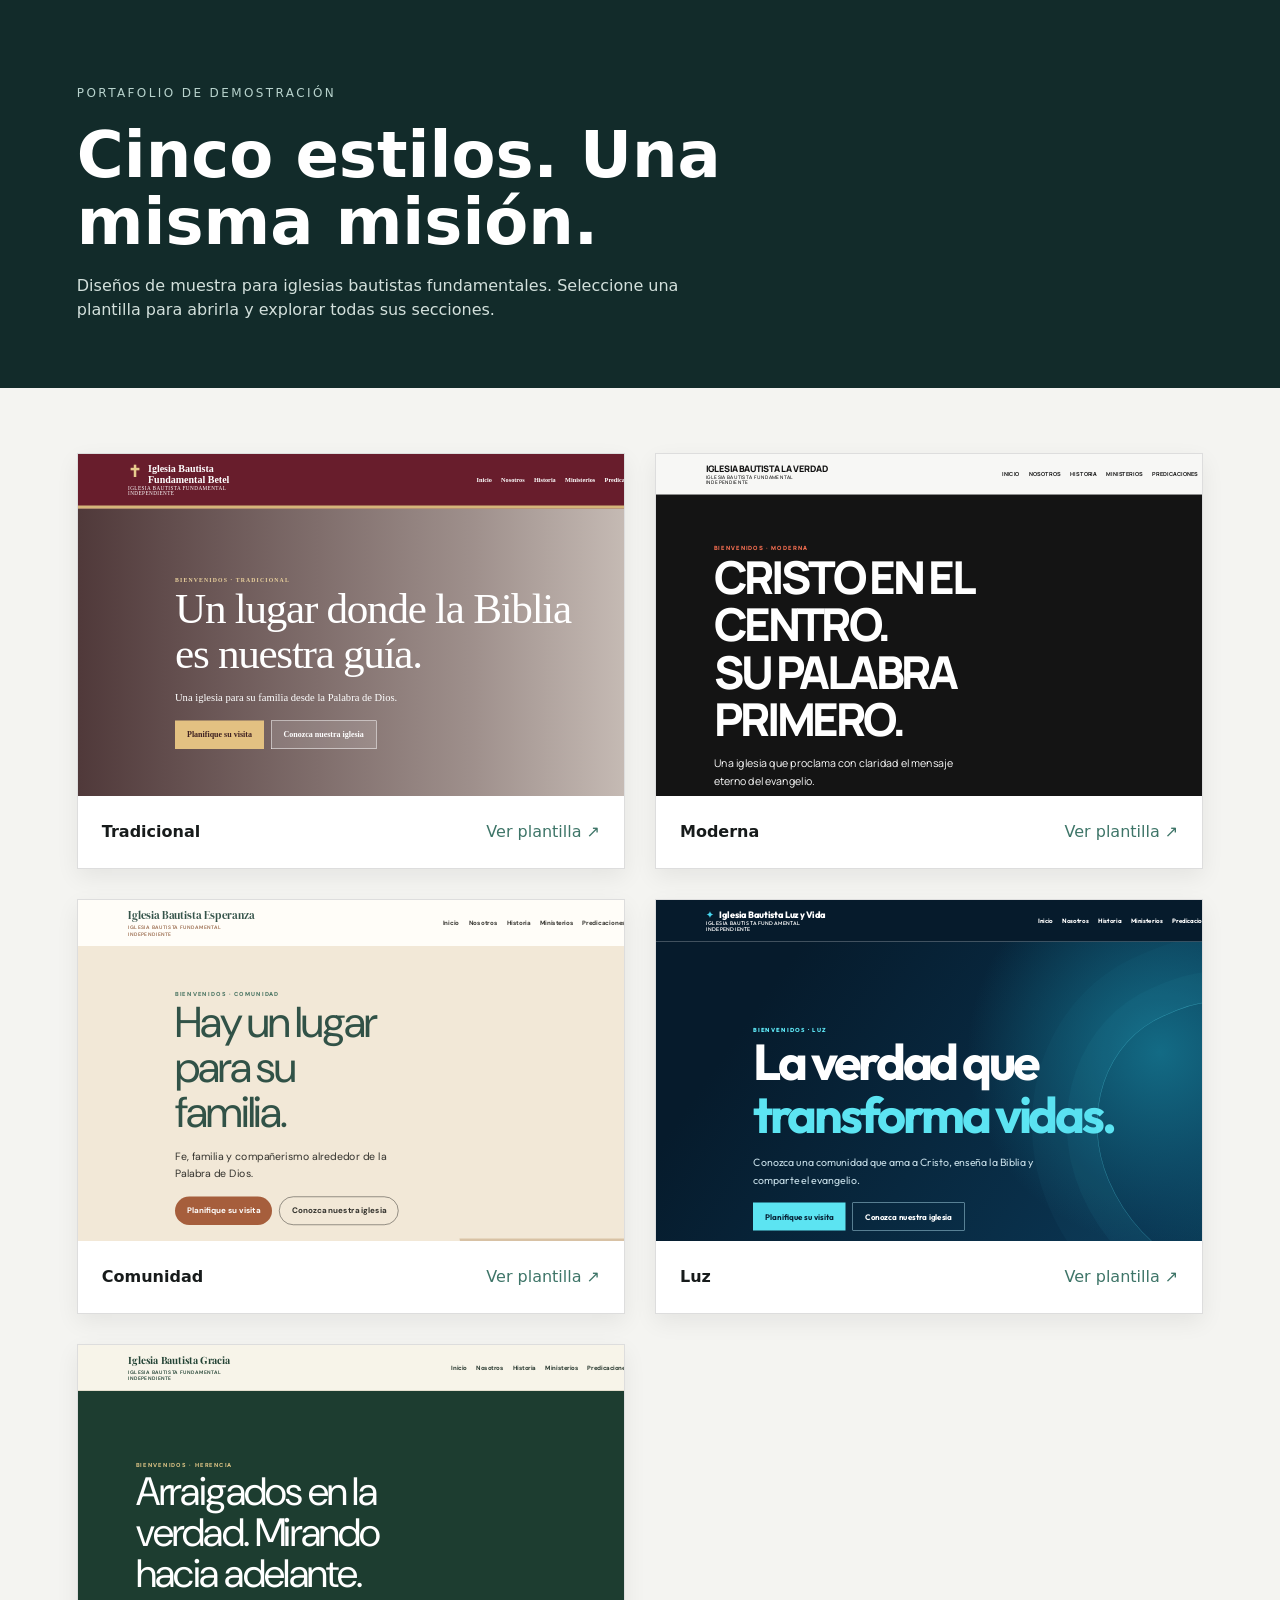
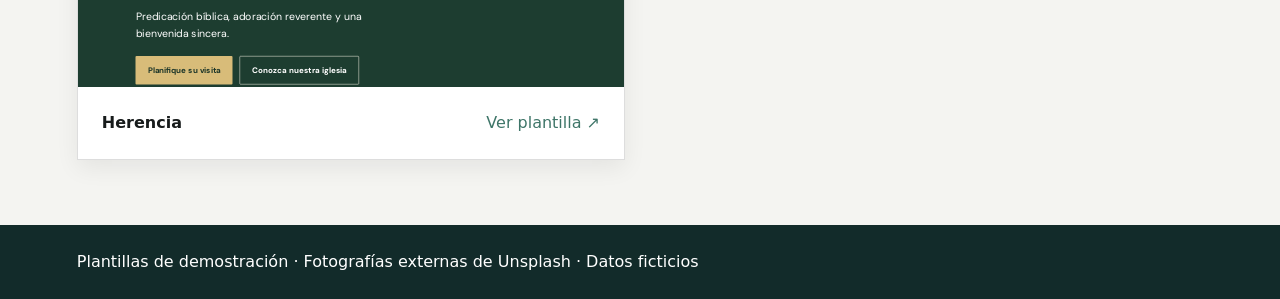
<file: index.html>
<!doctype html><html lang="es"><head><meta charset="utf-8"><meta name="viewport" content="width=device-width, initial-scale=1"><title>Portafolio · Plantillas para Iglesias</title><style>*{box-sizing:border-box}body{margin:0;background:#f4f4f1;color:#171b1b;font:16px/1.5 system-ui,sans-serif}header{padding:80px 6vw 50px;background:#122b2a;color:#fff}header span{letter-spacing:.2em;font-size:.75rem;color:#b8d3cd}h1{font-size:clamp(2.3rem,5vw,5rem);line-height:1.05;max-width:850px;margin:18px 0}header p{max-width:670px;color:#d3e0dc}main{padding:65px 6vw;max-width:1600px;margin:auto}.grid{display:grid;grid-template-columns:repeat(2,minmax(0,1fr));gap:30px}.card{display:block;color:inherit;text-decoration:none;background:white;border:1px solid #ddd;box-shadow:0 8px 22px #0001}.frame{position:relative;aspect-ratio:16/10;overflow:hidden;pointer-events:none;background:#ddd}iframe{border:0;width:1440px;height:900px;transform:scale(var(--scale, .5));transform-origin:top left}.card-foot{padding:24px;display:flex;justify-content:space-between;gap:12px}.card-foot span{color:#3e7568}footer{padding:25px 6vw;background:#122b2a;color:white}@media(max-width:900px){.grid{grid-template-columns:1fr}}@media(max-width:700px){.frame{aspect-ratio:16/10}iframe{transform:scale(.33)}}</style></head><body><header><span>PORTAFOLIO DE DEMOSTRACIÓN</span><h1>Cinco estilos. Una misma misión.</h1><p>Diseños de muestra para iglesias bautistas fundamentales. Seleccione una plantilla para abrirla y explorar todas sus secciones.</p></header><main><div class="grid"><a class="card" href="01-tradicional/index.html" target="_blank" rel="noopener"><div class="frame"><iframe title="Vista previa de TRADICIONAL" src="01-tradicional/index.html" tabindex="-1" loading="lazy"></iframe></div><div class="card-foot"><strong>Tradicional</strong><span>Ver plantilla ↗</span></div></a><a class="card" href="02-moderna/index.html" target="_blank" rel="noopener"><div class="frame"><iframe title="Vista previa de MODERNA" src="02-moderna/index.html" tabindex="-1" loading="lazy"></iframe></div><div class="card-foot"><strong>Moderna</strong><span>Ver plantilla ↗</span></div></a><a class="card" href="03-comunidad/index.html" target="_blank" rel="noopener"><div class="frame"><iframe title="Vista previa de COMUNIDAD" src="03-comunidad/index.html" tabindex="-1" loading="lazy"></iframe></div><div class="card-foot"><strong>Comunidad</strong><span>Ver plantilla ↗</span></div></a><a class="card" href="04-luz/index.html" target="_blank" rel="noopener"><div class="frame"><iframe title="Vista previa de LUZ" src="04-luz/index.html" tabindex="-1" loading="lazy"></iframe></div><div class="card-foot"><strong>Luz</strong><span>Ver plantilla ↗</span></div></a><a class="card" href="05-herencia/index.html" target="_blank" rel="noopener"><div class="frame"><iframe title="Vista previa de HERENCIA" src="05-herencia/index.html" tabindex="-1" loading="lazy"></iframe></div><div class="card-foot"><strong>Herencia</strong><span>Ver plantilla ↗</span></div></a></div></main><footer>Plantillas de demostración · Fotografías externas de Unsplash · Datos ficticios</footer></body></html>
</file>
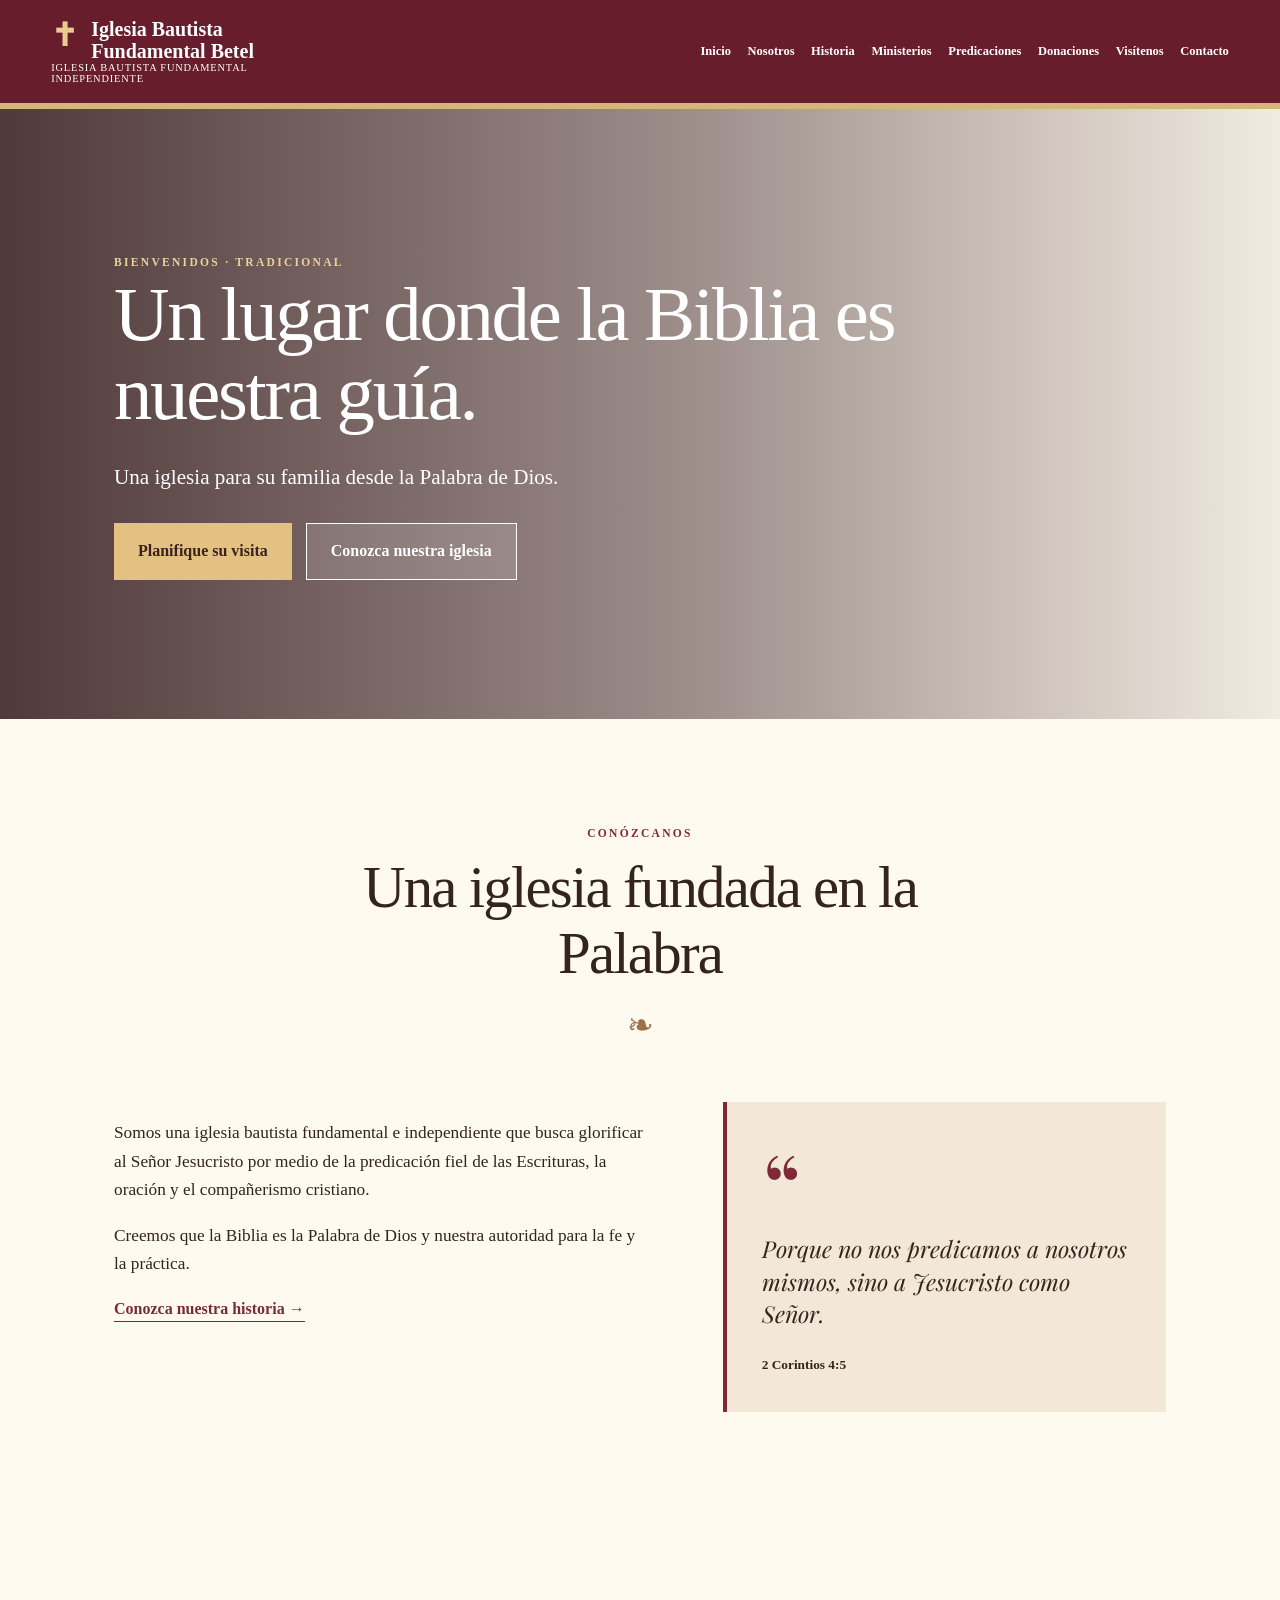
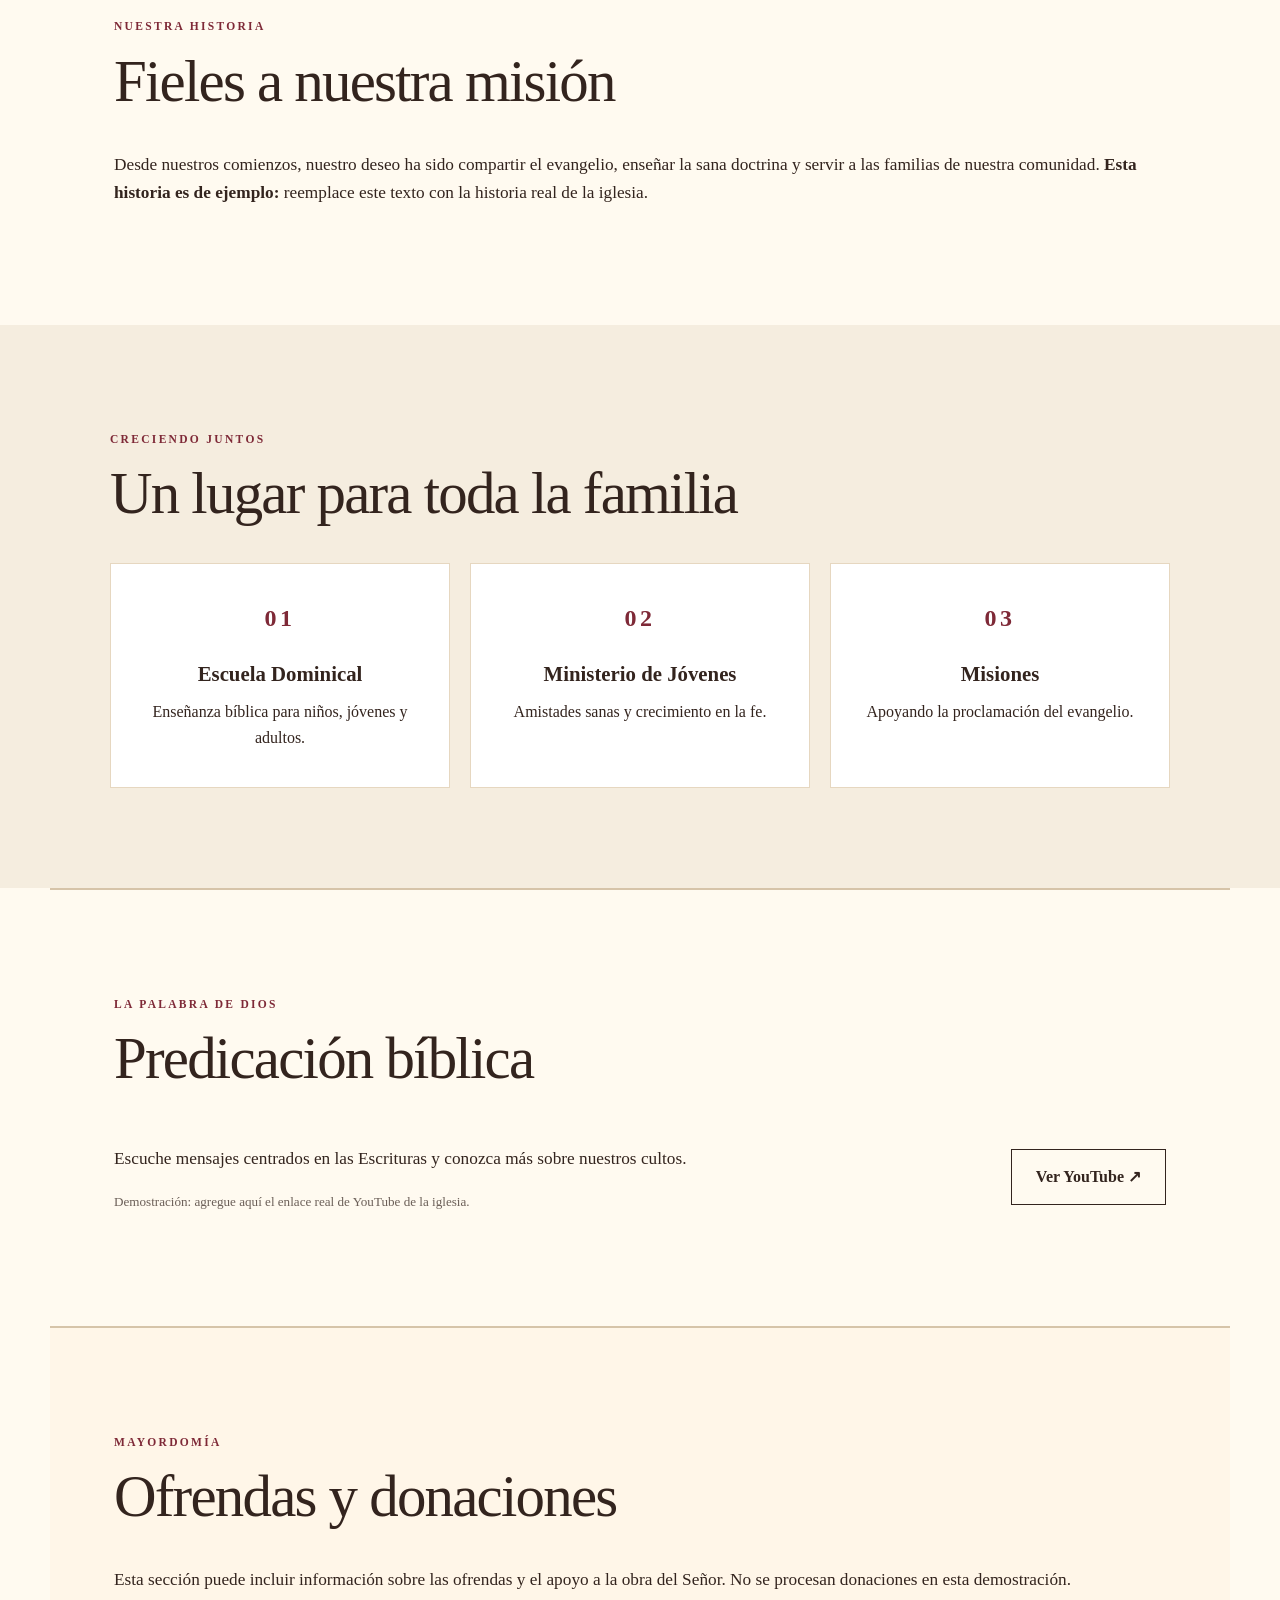
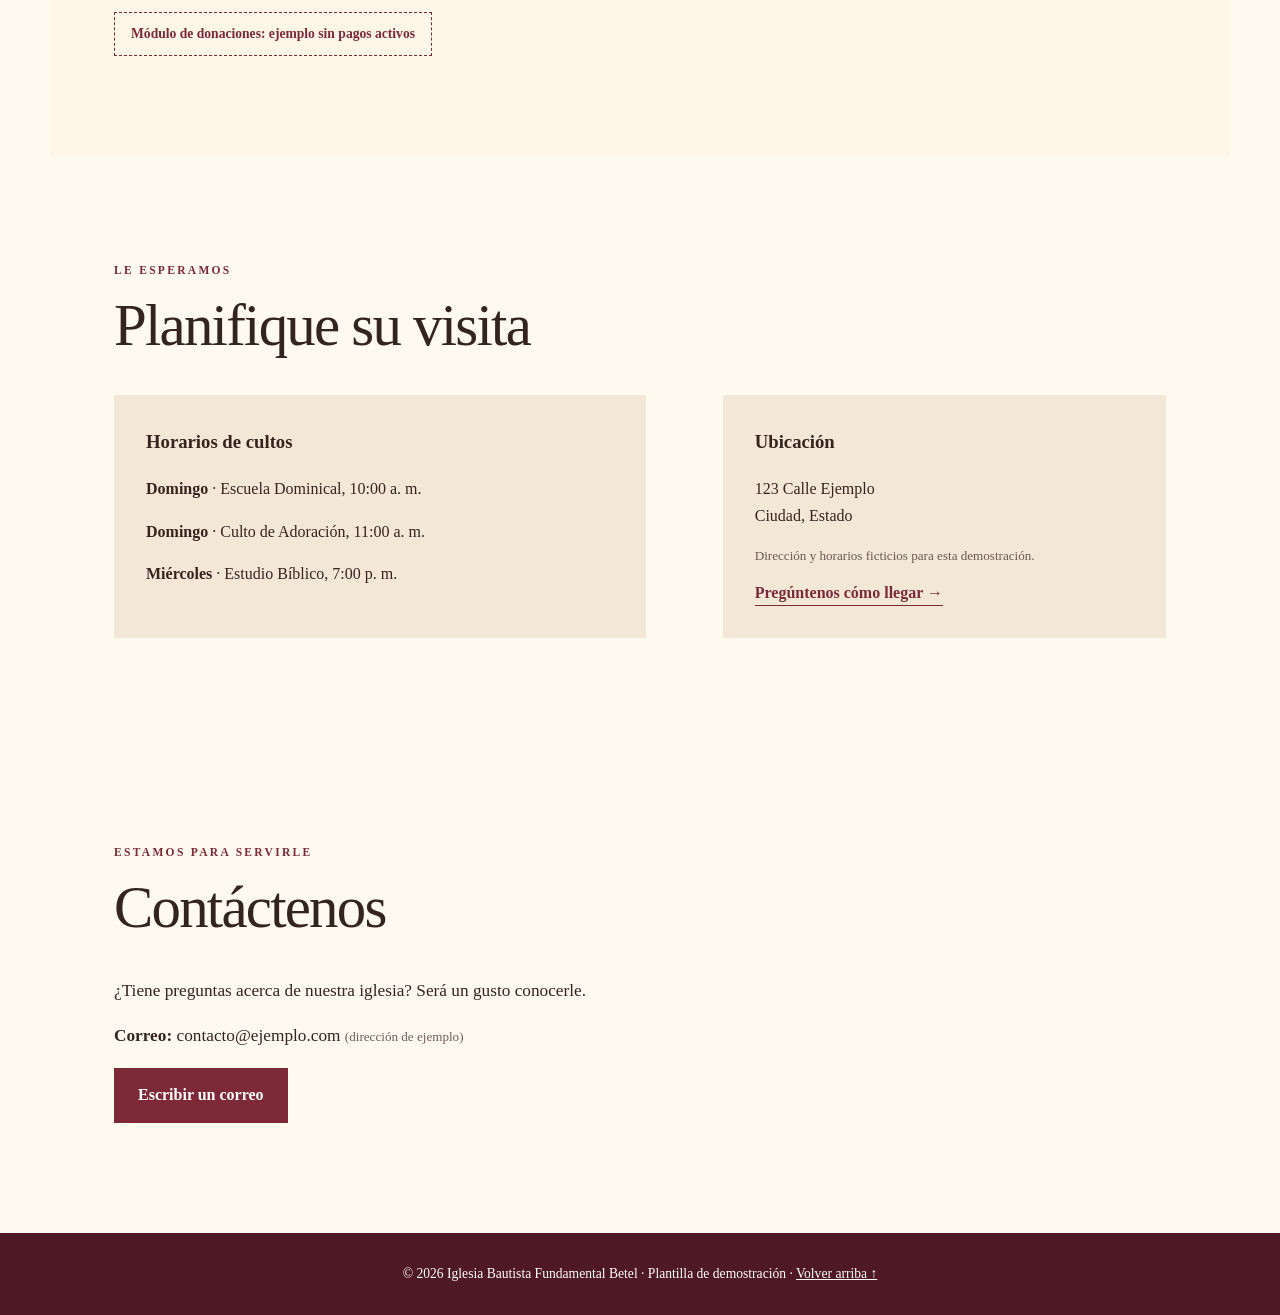
<file: 01-tradicional/index.html>
<!doctype html><html lang="es"><head><meta charset="utf-8"><meta name="viewport" content="width=device-width, initial-scale=1"><meta name="description" content="Plantilla de demostración para una iglesia bautista fundamental independiente."><title>Iglesia Bautista Fundamental Betel | Demostración</title><link rel="stylesheet" href="styles.css"></head><body>
<header class="site-header"><div class="header-inner"><a href="#inicio" class="brand">Iglesia Bautista Fundamental Betel<small>Iglesia Bautista Fundamental Independiente</small></a><button class="menu-button" data-menu-button aria-expanded="false" aria-controls="primary-navigation" aria-label="Abrir menú">☰ Menú</button><nav class="nav" id="primary-navigation" data-nav aria-label="Navegación principal"><a href="#inicio">Inicio</a><a href="#nosotros">Nosotros</a><a href="#historia">Historia</a><a href="#ministerios">Ministerios</a><a href="#predicaciones">Predicaciones</a><a href="#donaciones">Donaciones</a><a href="#visitenos">Visítenos</a><a href="#contacto">Contacto</a></nav></div></header>
<main><section class="hero" id="inicio"><div class="container"><div class="hero-copy"><span class="eyebrow">BIENVENIDOS · TRADICIONAL</span><h1>Un lugar donde la Biblia es nuestra guía.</h1><p>Una iglesia para su familia desde la Palabra de Dios.</p><div class="hero-actions"><a class="button primary" href="#visitenos">Planifique su visita</a><a class="button secondary" href="#nosotros">Conozca nuestra iglesia</a></div></div></div></section><section id="nosotros" class="section about"><div class="section-head"><span class="eyebrow">CONÓZCANOS</span><h2>Una iglesia fundada en la Palabra</h2></div><div class="about-grid"><div><p>Somos una iglesia bautista fundamental e independiente que busca glorificar al Señor Jesucristo por medio de la predicación fiel de las Escrituras, la oración y el compañerismo cristiano.</p><p>Creemos que la Biblia es la Palabra de Dios y nuestra autoridad para la fe y la práctica.</p><a class="text-link" href="#historia">Conozca nuestra historia →</a></div><div class="quote"><span>“</span><p>Porque no nos predicamos a nosotros mismos, sino a Jesucristo como Señor.</p><small>2 Corintios 4:5</small></div></div></section>
<section id="historia" class="section history"><div class="section-head"><span class="eyebrow">NUESTRA HISTORIA</span><h2>Fieles a nuestra misión</h2></div><p>Desde nuestros comienzos, nuestro deseo ha sido compartir el evangelio, enseñar la sana doctrina y servir a las familias de nuestra comunidad. <strong>Esta historia es de ejemplo:</strong> reemplace este texto con la historia real de la iglesia.</p></section>
<section id="ministerios" class="section ministries"><div class="section-head"><span class="eyebrow">CRECIENDO JUNTOS</span><h2>Un lugar para toda la familia</h2></div><div class="ministry-grid"><article class="ministry-card"><span class="card-icon">01</span><h3>Escuela Dominical</h3><p>Enseñanza bíblica para niños, jóvenes y adultos.</p></article><article class="ministry-card"><span class="card-icon">02</span><h3>Ministerio de Jóvenes</h3><p>Amistades sanas y crecimiento en la fe.</p></article><article class="ministry-card"><span class="card-icon">03</span><h3>Misiones</h3><p>Apoyando la proclamación del evangelio.</p></article></div></section>
<section id="predicaciones" class="section sermons"><div class="section-head"><span class="eyebrow">LA PALABRA DE DIOS</span><h2>Predicación bíblica</h2></div><div class="sermon-inner"><div><p>Escuche mensajes centrados en las Escrituras y conozca más sobre nuestros cultos.</p><p class="note">Demostración: agregue aquí el enlace real de YouTube de la iglesia.</p></div><a class="button secondary" href="https://www.youtube.com/" target="_blank" rel="noopener noreferrer">Ver YouTube ↗</a></div></section>
<section id="donaciones" class="section giving"><div class="section-head"><span class="eyebrow">MAYORDOMÍA</span><h2>Ofrendas y donaciones</h2></div><p>Esta sección puede incluir información sobre las ofrendas y el apoyo a la obra del Señor. No se procesan donaciones en esta demostración.</p><span class="demo-label">Módulo de donaciones: ejemplo sin pagos activos</span></section>
<section id="visitenos" class="section visit"><div class="section-head"><span class="eyebrow">LE ESPERAMOS</span><h2>Planifique su visita</h2></div><div class="visit-grid"><div><h3>Horarios de cultos</h3><p><strong>Domingo</strong> · Escuela Dominical, 10:00 a. m.</p><p><strong>Domingo</strong> · Culto de Adoración, 11:00 a. m.</p><p><strong>Miércoles</strong> · Estudio Bíblico, 7:00 p. m.</p></div><div><h3>Ubicación</h3><p>123 Calle Ejemplo<br>Ciudad, Estado</p><p class="note">Dirección y horarios ficticios para esta demostración.</p><a class="text-link" href="#contacto">Pregúntenos cómo llegar →</a></div></div></section>
<section id="contacto" class="section contact"><div class="section-head"><span class="eyebrow">ESTAMOS PARA SERVIRLE</span><h2>Contáctenos</h2></div><p>¿Tiene preguntas acerca de nuestra iglesia? Será un gusto conocerle.</p><p><strong>Correo:</strong> contacto@ejemplo.com <span class="note">(dirección de ejemplo)</span></p><a class="button primary" href="mailto:contacto@ejemplo.com?subject=Consulta%20sobre%20la%20iglesia">Escribir un correo</a></section></main>
<footer class="site-footer">© <span data-year></span> Iglesia Bautista Fundamental Betel · Plantilla de demostración · <a href="#inicio">Volver arriba ↑</a></footer><script src="script.js" defer></script></body></html>
</file>
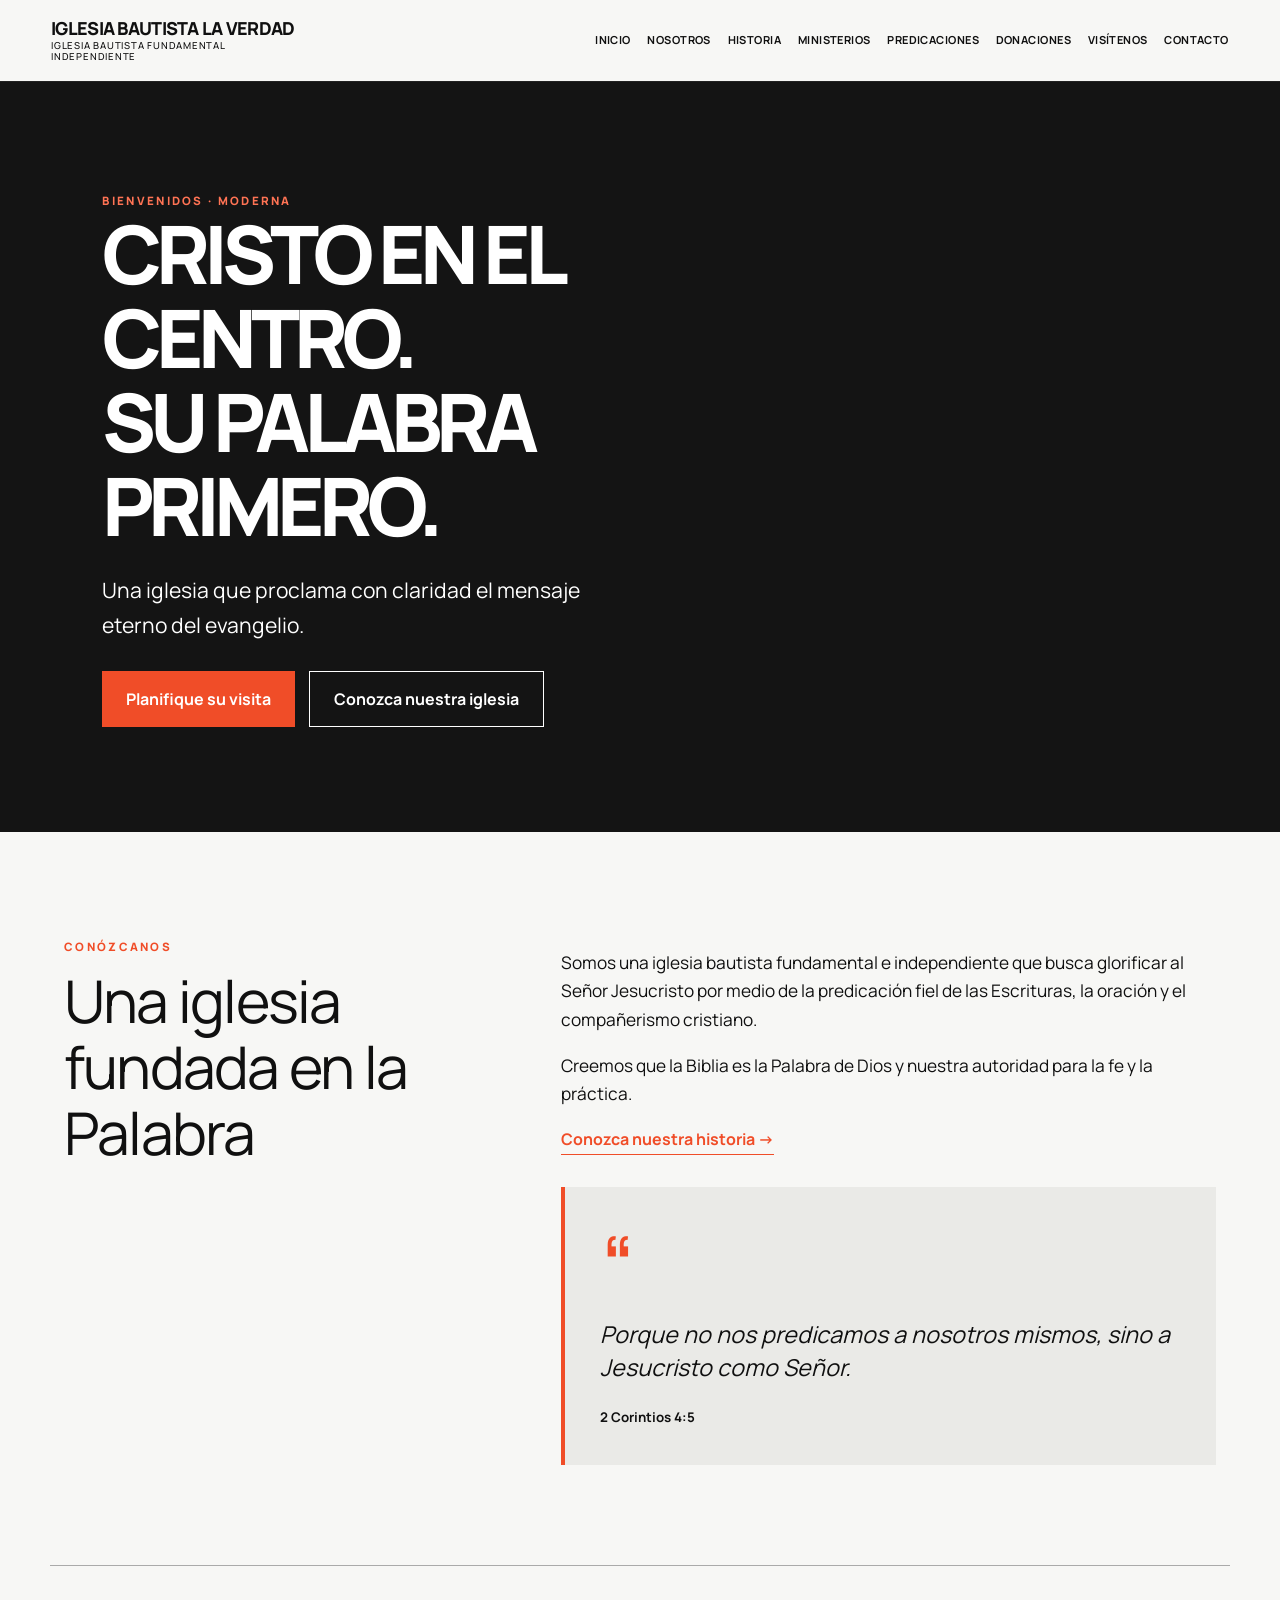
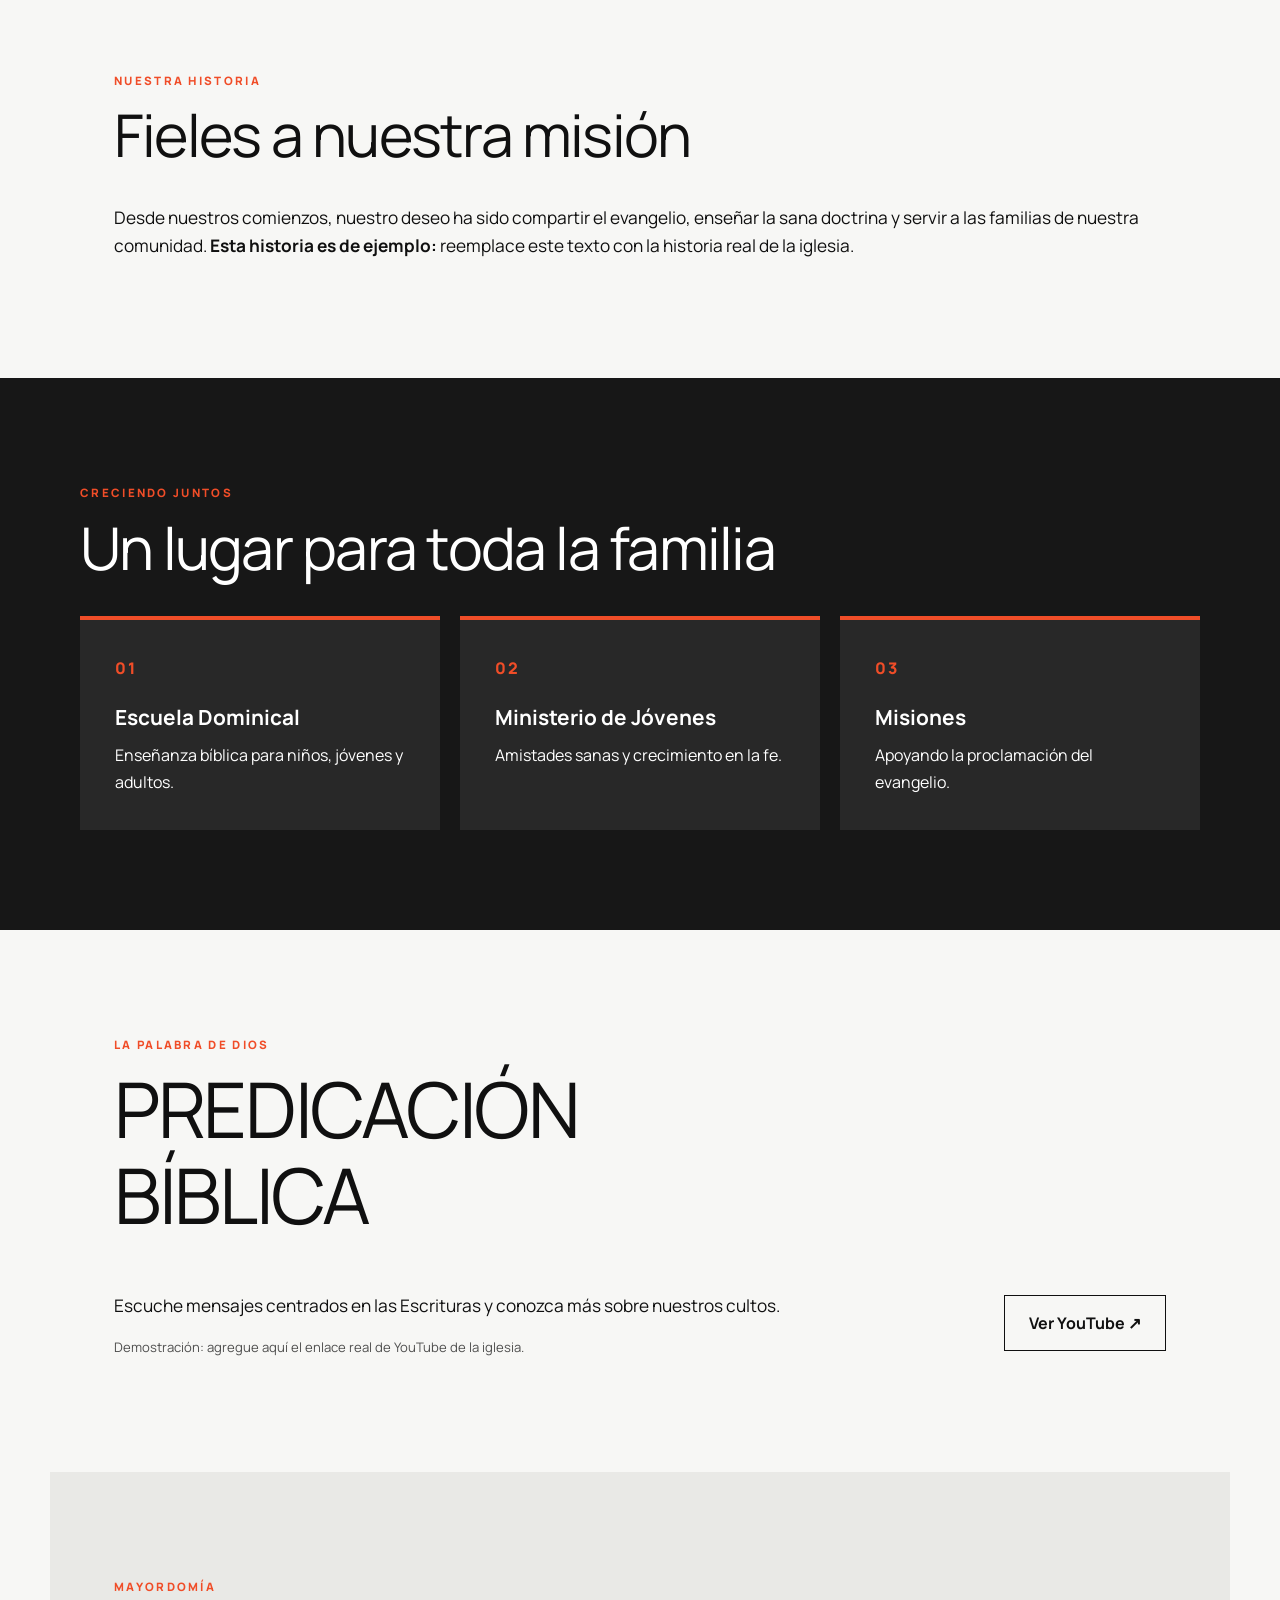
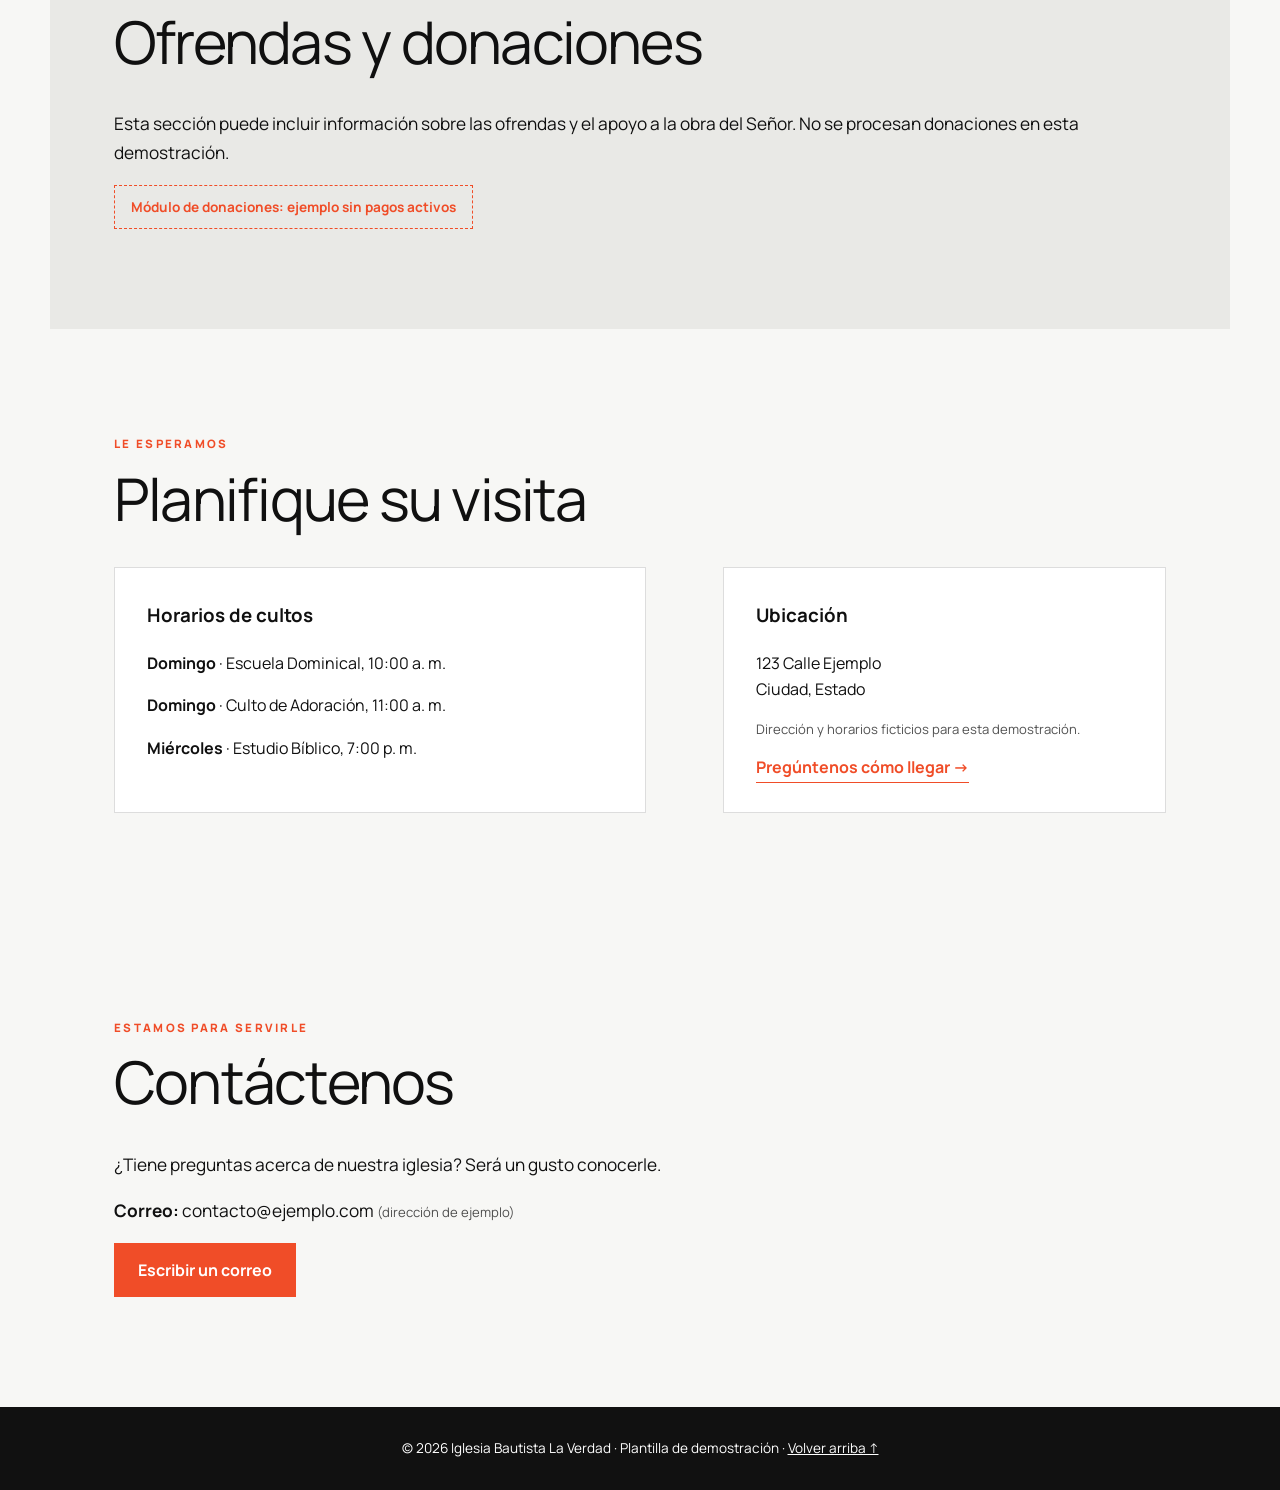
<file: 02-moderna/index.html>
<!doctype html><html lang="es"><head><meta charset="utf-8"><meta name="viewport" content="width=device-width, initial-scale=1"><meta name="description" content="Plantilla de demostración para una iglesia bautista fundamental independiente."><title>Iglesia Bautista La Verdad | Demostración</title><link rel="stylesheet" href="styles.css"></head><body>
<header class="site-header"><div class="header-inner"><a href="#inicio" class="brand">Iglesia Bautista La Verdad<small>Iglesia Bautista Fundamental Independiente</small></a><button class="menu-button" data-menu-button aria-expanded="false" aria-controls="primary-navigation" aria-label="Abrir menú">☰ Menú</button><nav class="nav" id="primary-navigation" data-nav aria-label="Navegación principal"><a href="#inicio">Inicio</a><a href="#nosotros">Nosotros</a><a href="#historia">Historia</a><a href="#ministerios">Ministerios</a><a href="#predicaciones">Predicaciones</a><a href="#donaciones">Donaciones</a><a href="#visitenos">Visítenos</a><a href="#contacto">Contacto</a></nav></div></header>
<main><section class="hero" id="inicio"><div class="container"><div class="hero-copy"><span class="eyebrow">BIENVENIDOS · MODERNA</span><h1>Cristo en el centro.<br>Su Palabra primero.</h1><p>Una iglesia que proclama con claridad el mensaje eterno del evangelio.</p><div class="hero-actions"><a class="button primary" href="#visitenos">Planifique su visita</a><a class="button secondary" href="#nosotros">Conozca nuestra iglesia</a></div></div></div></section><section id="nosotros" class="section about"><div class="section-head"><span class="eyebrow">CONÓZCANOS</span><h2>Una iglesia fundada en la Palabra</h2></div><div class="about-grid"><div><p>Somos una iglesia bautista fundamental e independiente que busca glorificar al Señor Jesucristo por medio de la predicación fiel de las Escrituras, la oración y el compañerismo cristiano.</p><p>Creemos que la Biblia es la Palabra de Dios y nuestra autoridad para la fe y la práctica.</p><a class="text-link" href="#historia">Conozca nuestra historia →</a></div><div class="quote"><span>“</span><p>Porque no nos predicamos a nosotros mismos, sino a Jesucristo como Señor.</p><small>2 Corintios 4:5</small></div></div></section>
<section id="historia" class="section history"><div class="section-head"><span class="eyebrow">NUESTRA HISTORIA</span><h2>Fieles a nuestra misión</h2></div><p>Desde nuestros comienzos, nuestro deseo ha sido compartir el evangelio, enseñar la sana doctrina y servir a las familias de nuestra comunidad. <strong>Esta historia es de ejemplo:</strong> reemplace este texto con la historia real de la iglesia.</p></section>
<section id="ministerios" class="section ministries"><div class="section-head"><span class="eyebrow">CRECIENDO JUNTOS</span><h2>Un lugar para toda la familia</h2></div><div class="ministry-grid"><article class="ministry-card"><span class="card-icon">01</span><h3>Escuela Dominical</h3><p>Enseñanza bíblica para niños, jóvenes y adultos.</p></article><article class="ministry-card"><span class="card-icon">02</span><h3>Ministerio de Jóvenes</h3><p>Amistades sanas y crecimiento en la fe.</p></article><article class="ministry-card"><span class="card-icon">03</span><h3>Misiones</h3><p>Apoyando la proclamación del evangelio.</p></article></div></section>
<section id="predicaciones" class="section sermons"><div class="section-head"><span class="eyebrow">LA PALABRA DE DIOS</span><h2>Predicación bíblica</h2></div><div class="sermon-inner"><div><p>Escuche mensajes centrados en las Escrituras y conozca más sobre nuestros cultos.</p><p class="note">Demostración: agregue aquí el enlace real de YouTube de la iglesia.</p></div><a class="button secondary" href="https://www.youtube.com/" target="_blank" rel="noopener noreferrer">Ver YouTube ↗</a></div></section>
<section id="donaciones" class="section giving"><div class="section-head"><span class="eyebrow">MAYORDOMÍA</span><h2>Ofrendas y donaciones</h2></div><p>Esta sección puede incluir información sobre las ofrendas y el apoyo a la obra del Señor. No se procesan donaciones en esta demostración.</p><span class="demo-label">Módulo de donaciones: ejemplo sin pagos activos</span></section>
<section id="visitenos" class="section visit"><div class="section-head"><span class="eyebrow">LE ESPERAMOS</span><h2>Planifique su visita</h2></div><div class="visit-grid"><div><h3>Horarios de cultos</h3><p><strong>Domingo</strong> · Escuela Dominical, 10:00 a. m.</p><p><strong>Domingo</strong> · Culto de Adoración, 11:00 a. m.</p><p><strong>Miércoles</strong> · Estudio Bíblico, 7:00 p. m.</p></div><div><h3>Ubicación</h3><p>123 Calle Ejemplo<br>Ciudad, Estado</p><p class="note">Dirección y horarios ficticios para esta demostración.</p><a class="text-link" href="#contacto">Pregúntenos cómo llegar →</a></div></div></section>
<section id="contacto" class="section contact"><div class="section-head"><span class="eyebrow">ESTAMOS PARA SERVIRLE</span><h2>Contáctenos</h2></div><p>¿Tiene preguntas acerca de nuestra iglesia? Será un gusto conocerle.</p><p><strong>Correo:</strong> contacto@ejemplo.com <span class="note">(dirección de ejemplo)</span></p><a class="button primary" href="mailto:contacto@ejemplo.com?subject=Consulta%20sobre%20la%20iglesia">Escribir un correo</a></section></main>
<footer class="site-footer">© <span data-year></span> Iglesia Bautista La Verdad · Plantilla de demostración · <a href="#inicio">Volver arriba ↑</a></footer><script src="script.js" defer></script></body></html>
</file>
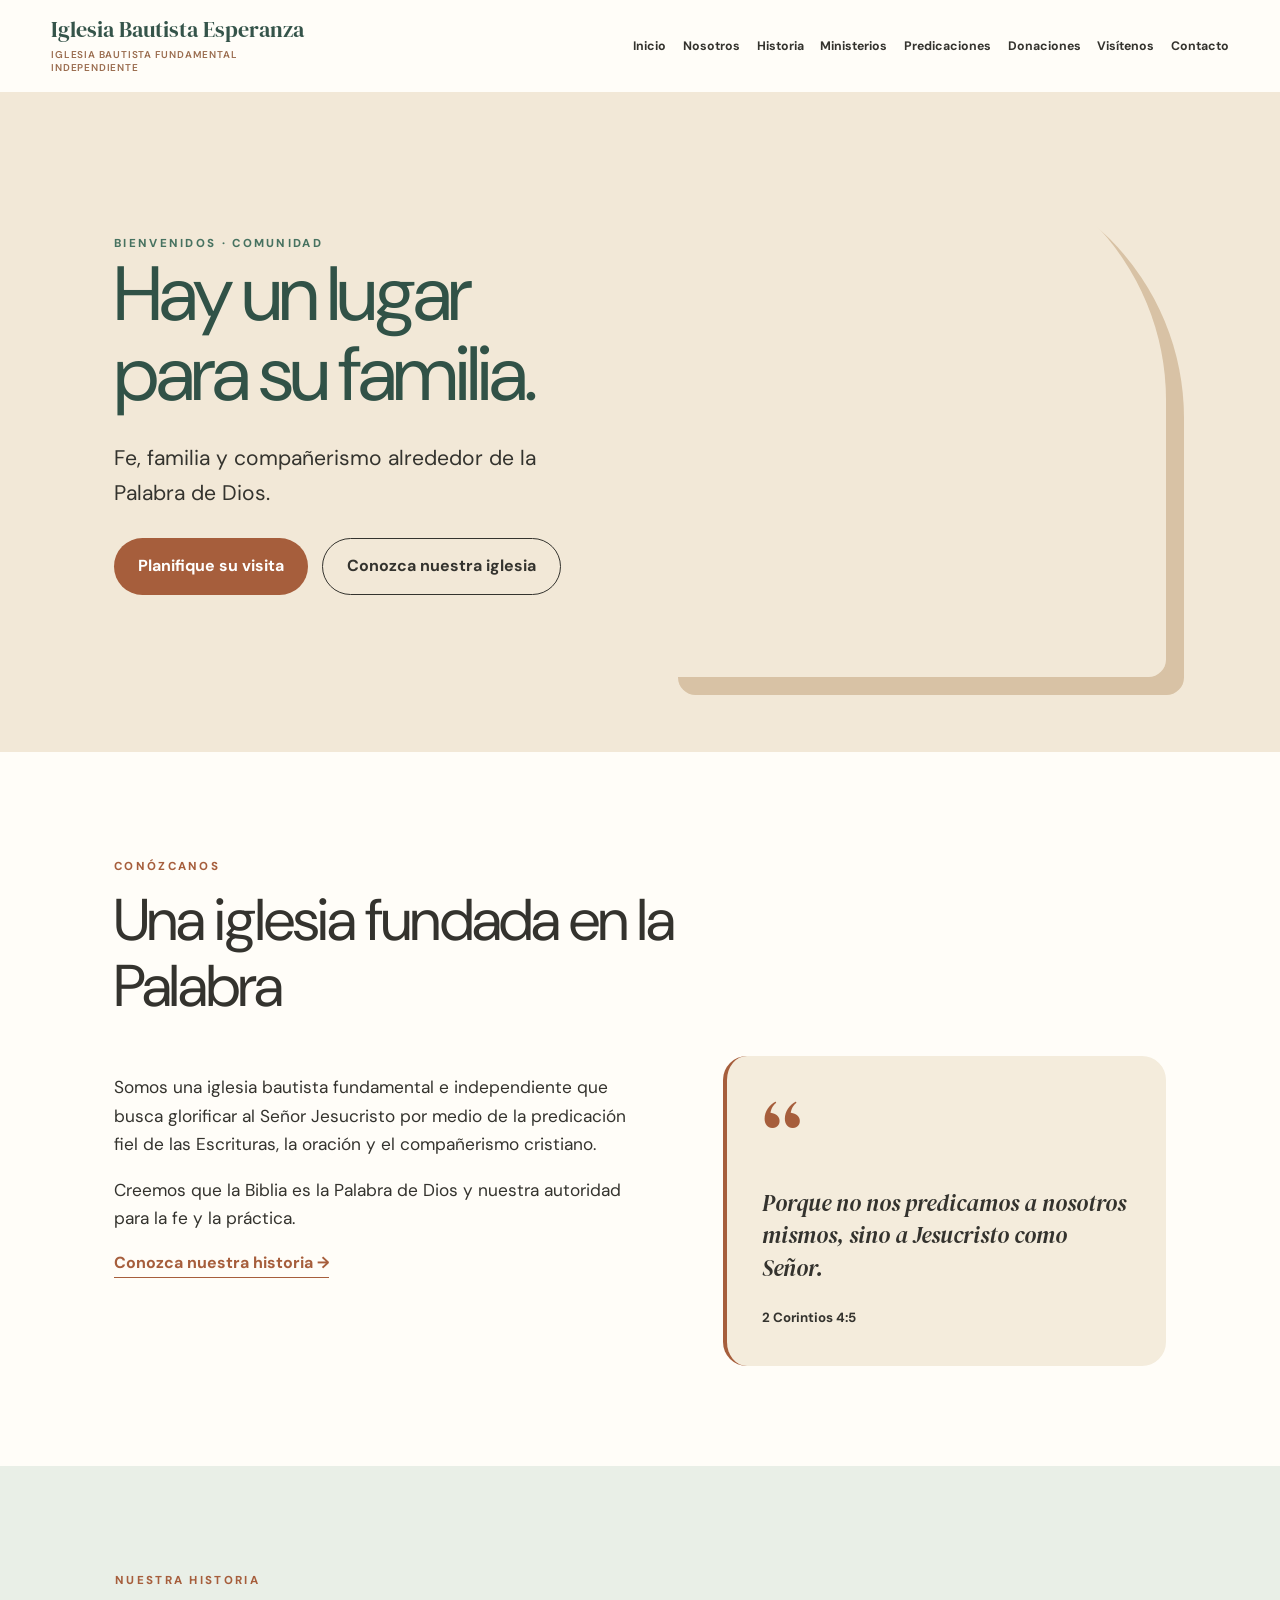
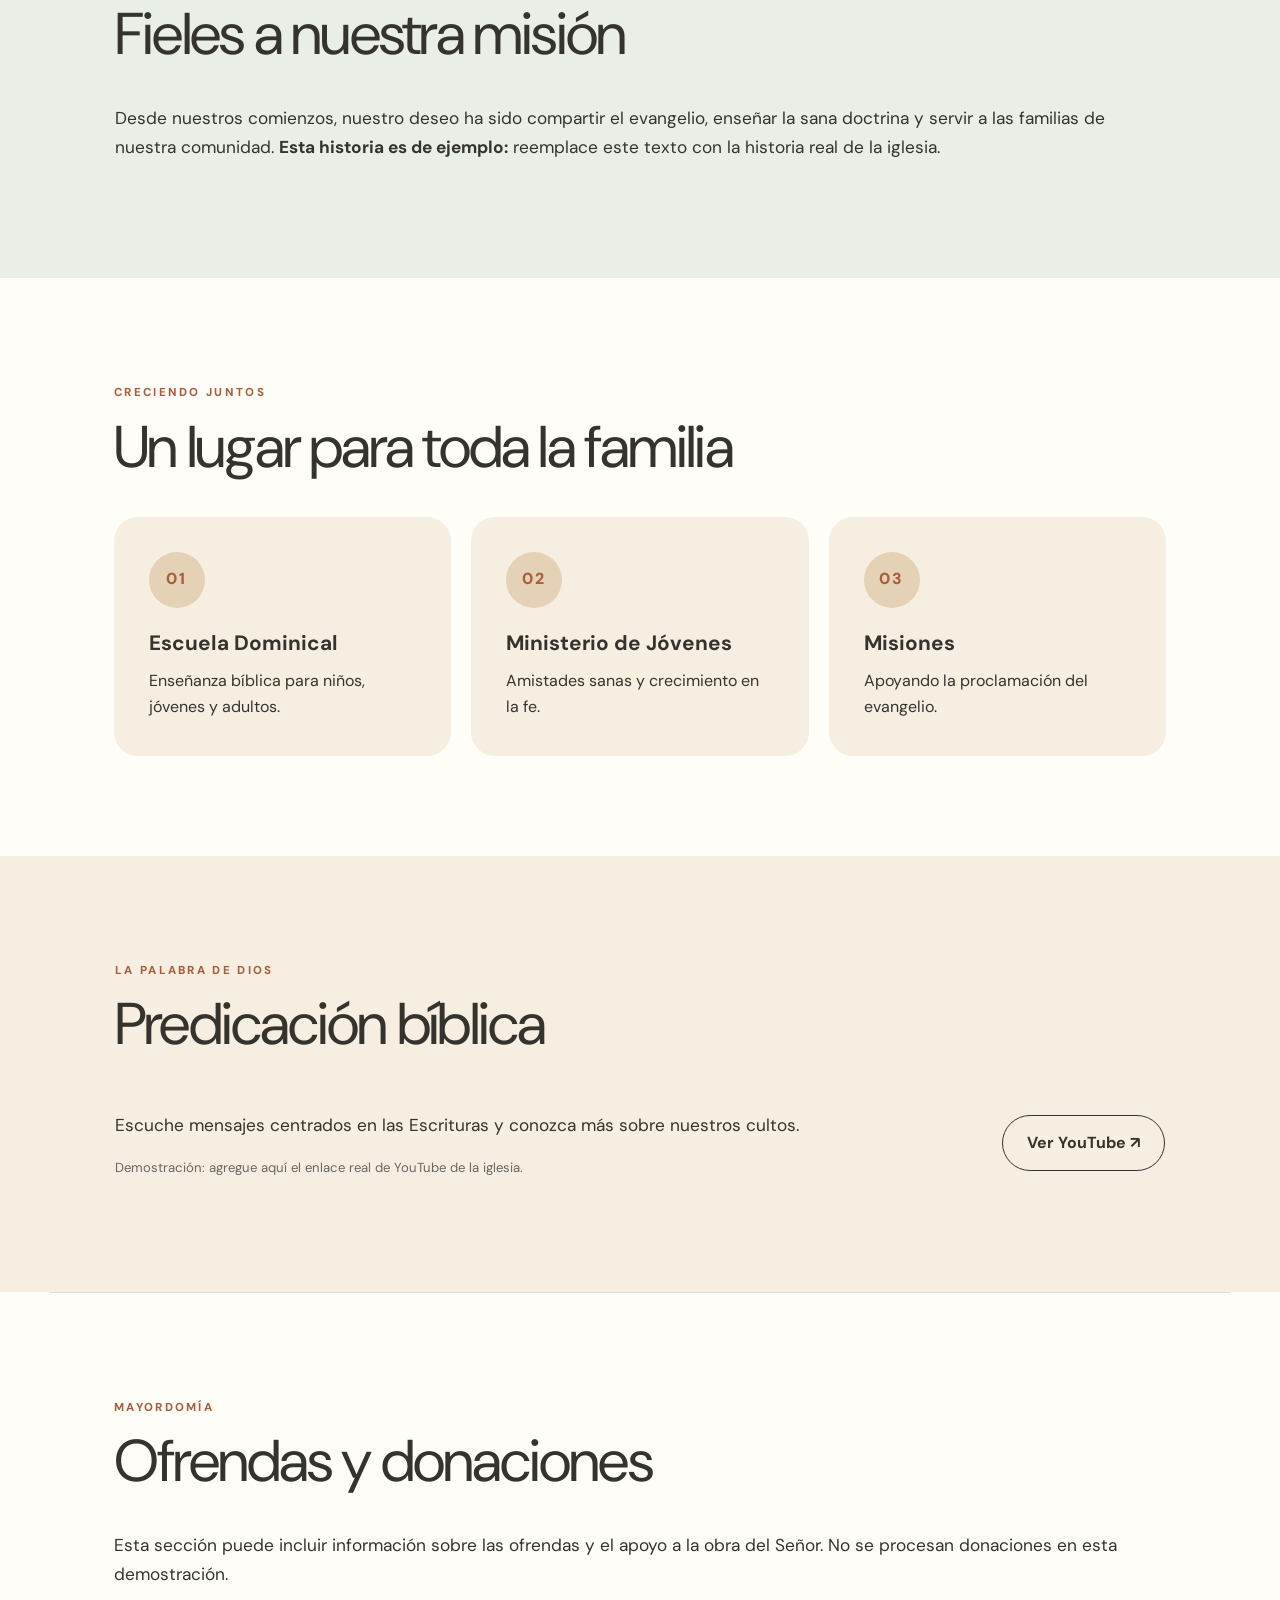
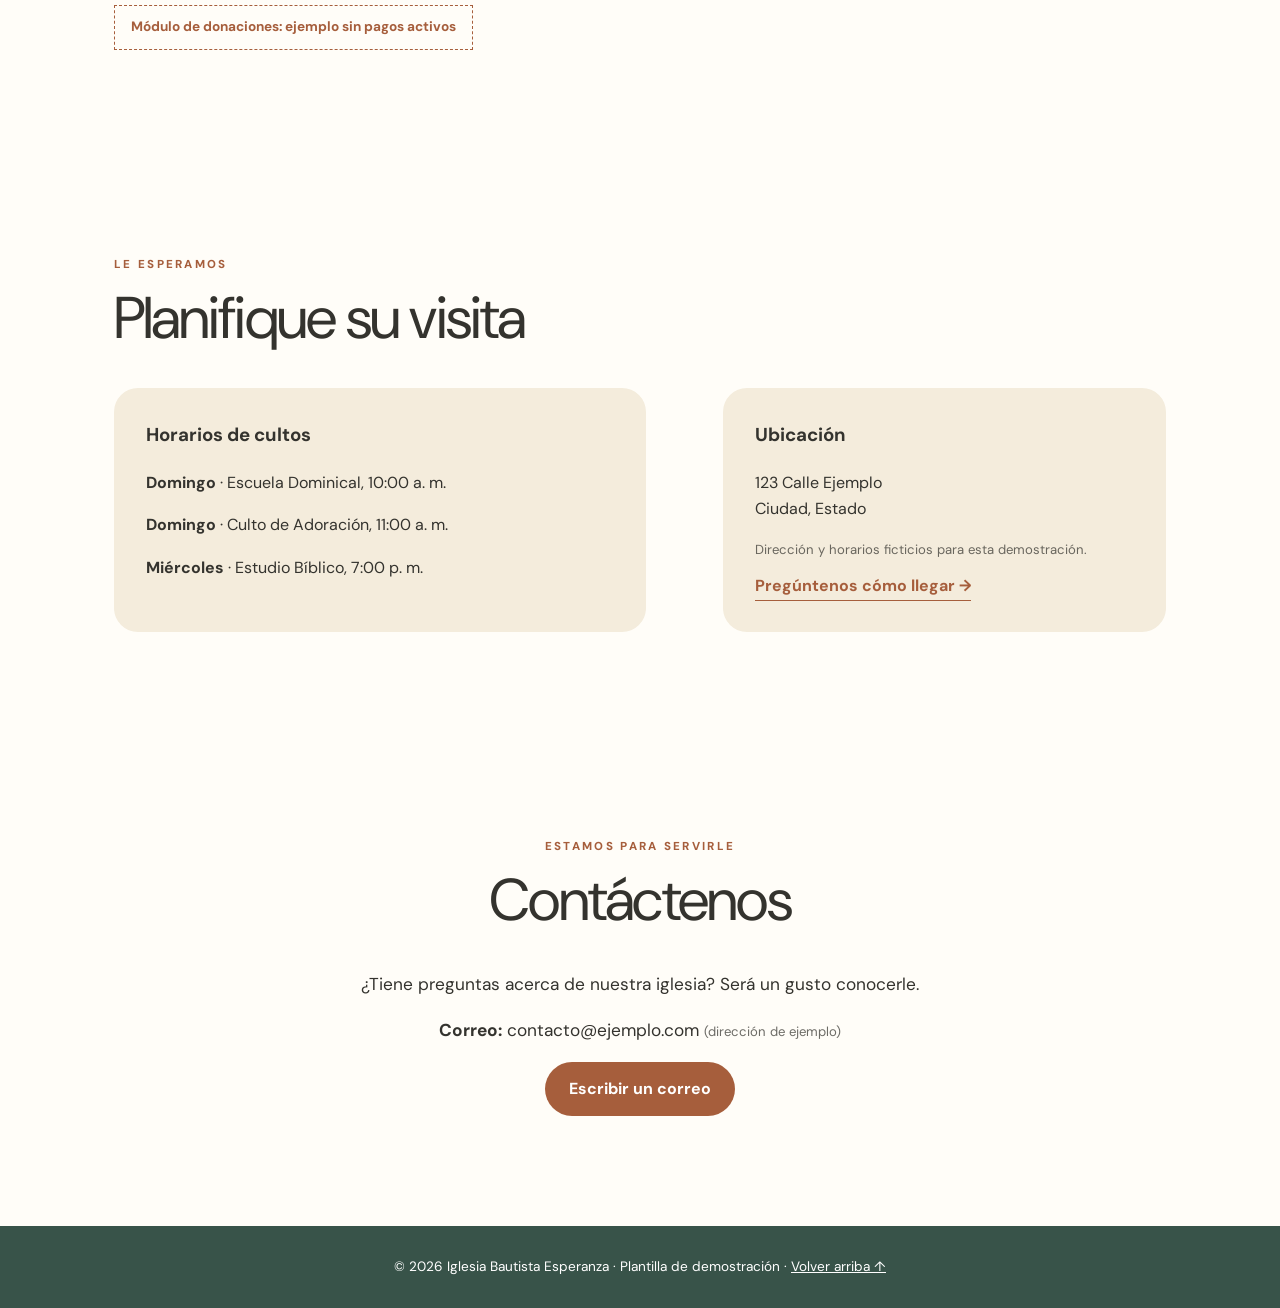
<file: 03-comunidad/index.html>
<!doctype html><html lang="es"><head><meta charset="utf-8"><meta name="viewport" content="width=device-width, initial-scale=1"><meta name="description" content="Plantilla de demostración para una iglesia bautista fundamental independiente."><title>Iglesia Bautista Esperanza | Demostración</title><link rel="stylesheet" href="styles.css"></head><body>
<header class="site-header"><div class="header-inner"><a href="#inicio" class="brand">Iglesia Bautista Esperanza<small>Iglesia Bautista Fundamental Independiente</small></a><button class="menu-button" data-menu-button aria-expanded="false" aria-controls="primary-navigation" aria-label="Abrir menú">☰ Menú</button><nav class="nav" id="primary-navigation" data-nav aria-label="Navegación principal"><a href="#inicio">Inicio</a><a href="#nosotros">Nosotros</a><a href="#historia">Historia</a><a href="#ministerios">Ministerios</a><a href="#predicaciones">Predicaciones</a><a href="#donaciones">Donaciones</a><a href="#visitenos">Visítenos</a><a href="#contacto">Contacto</a></nav></div></header>
<main><section class="hero" id="inicio"><div class="container"><div class="hero-copy"><span class="eyebrow">BIENVENIDOS · COMUNIDAD</span><h1>Hay un lugar para su familia.</h1><p>Fe, familia y compañerismo alrededor de la Palabra de Dios.</p><div class="hero-actions"><a class="button primary" href="#visitenos">Planifique su visita</a><a class="button secondary" href="#nosotros">Conozca nuestra iglesia</a></div></div><div class="hero-photo" role="img" aria-label="Familia sonriente"></div></div></section><section id="nosotros" class="section about"><div class="section-head"><span class="eyebrow">CONÓZCANOS</span><h2>Una iglesia fundada en la Palabra</h2></div><div class="about-grid"><div><p>Somos una iglesia bautista fundamental e independiente que busca glorificar al Señor Jesucristo por medio de la predicación fiel de las Escrituras, la oración y el compañerismo cristiano.</p><p>Creemos que la Biblia es la Palabra de Dios y nuestra autoridad para la fe y la práctica.</p><a class="text-link" href="#historia">Conozca nuestra historia →</a></div><div class="quote"><span>“</span><p>Porque no nos predicamos a nosotros mismos, sino a Jesucristo como Señor.</p><small>2 Corintios 4:5</small></div></div></section>
<section id="historia" class="section history"><div class="section-head"><span class="eyebrow">NUESTRA HISTORIA</span><h2>Fieles a nuestra misión</h2></div><p>Desde nuestros comienzos, nuestro deseo ha sido compartir el evangelio, enseñar la sana doctrina y servir a las familias de nuestra comunidad. <strong>Esta historia es de ejemplo:</strong> reemplace este texto con la historia real de la iglesia.</p></section>
<section id="ministerios" class="section ministries"><div class="section-head"><span class="eyebrow">CRECIENDO JUNTOS</span><h2>Un lugar para toda la familia</h2></div><div class="ministry-grid"><article class="ministry-card"><span class="card-icon">01</span><h3>Escuela Dominical</h3><p>Enseñanza bíblica para niños, jóvenes y adultos.</p></article><article class="ministry-card"><span class="card-icon">02</span><h3>Ministerio de Jóvenes</h3><p>Amistades sanas y crecimiento en la fe.</p></article><article class="ministry-card"><span class="card-icon">03</span><h3>Misiones</h3><p>Apoyando la proclamación del evangelio.</p></article></div></section>
<section id="predicaciones" class="section sermons"><div class="section-head"><span class="eyebrow">LA PALABRA DE DIOS</span><h2>Predicación bíblica</h2></div><div class="sermon-inner"><div><p>Escuche mensajes centrados en las Escrituras y conozca más sobre nuestros cultos.</p><p class="note">Demostración: agregue aquí el enlace real de YouTube de la iglesia.</p></div><a class="button secondary" href="https://www.youtube.com/" target="_blank" rel="noopener noreferrer">Ver YouTube ↗</a></div></section>
<section id="donaciones" class="section giving"><div class="section-head"><span class="eyebrow">MAYORDOMÍA</span><h2>Ofrendas y donaciones</h2></div><p>Esta sección puede incluir información sobre las ofrendas y el apoyo a la obra del Señor. No se procesan donaciones en esta demostración.</p><span class="demo-label">Módulo de donaciones: ejemplo sin pagos activos</span></section>
<section id="visitenos" class="section visit"><div class="section-head"><span class="eyebrow">LE ESPERAMOS</span><h2>Planifique su visita</h2></div><div class="visit-grid"><div><h3>Horarios de cultos</h3><p><strong>Domingo</strong> · Escuela Dominical, 10:00 a. m.</p><p><strong>Domingo</strong> · Culto de Adoración, 11:00 a. m.</p><p><strong>Miércoles</strong> · Estudio Bíblico, 7:00 p. m.</p></div><div><h3>Ubicación</h3><p>123 Calle Ejemplo<br>Ciudad, Estado</p><p class="note">Dirección y horarios ficticios para esta demostración.</p><a class="text-link" href="#contacto">Pregúntenos cómo llegar →</a></div></div></section>
<section id="contacto" class="section contact"><div class="section-head"><span class="eyebrow">ESTAMOS PARA SERVIRLE</span><h2>Contáctenos</h2></div><p>¿Tiene preguntas acerca de nuestra iglesia? Será un gusto conocerle.</p><p><strong>Correo:</strong> contacto@ejemplo.com <span class="note">(dirección de ejemplo)</span></p><a class="button primary" href="mailto:contacto@ejemplo.com?subject=Consulta%20sobre%20la%20iglesia">Escribir un correo</a></section></main>
<footer class="site-footer">© <span data-year></span> Iglesia Bautista Esperanza · Plantilla de demostración · <a href="#inicio">Volver arriba ↑</a></footer><script src="script.js" defer></script></body></html>
</file>
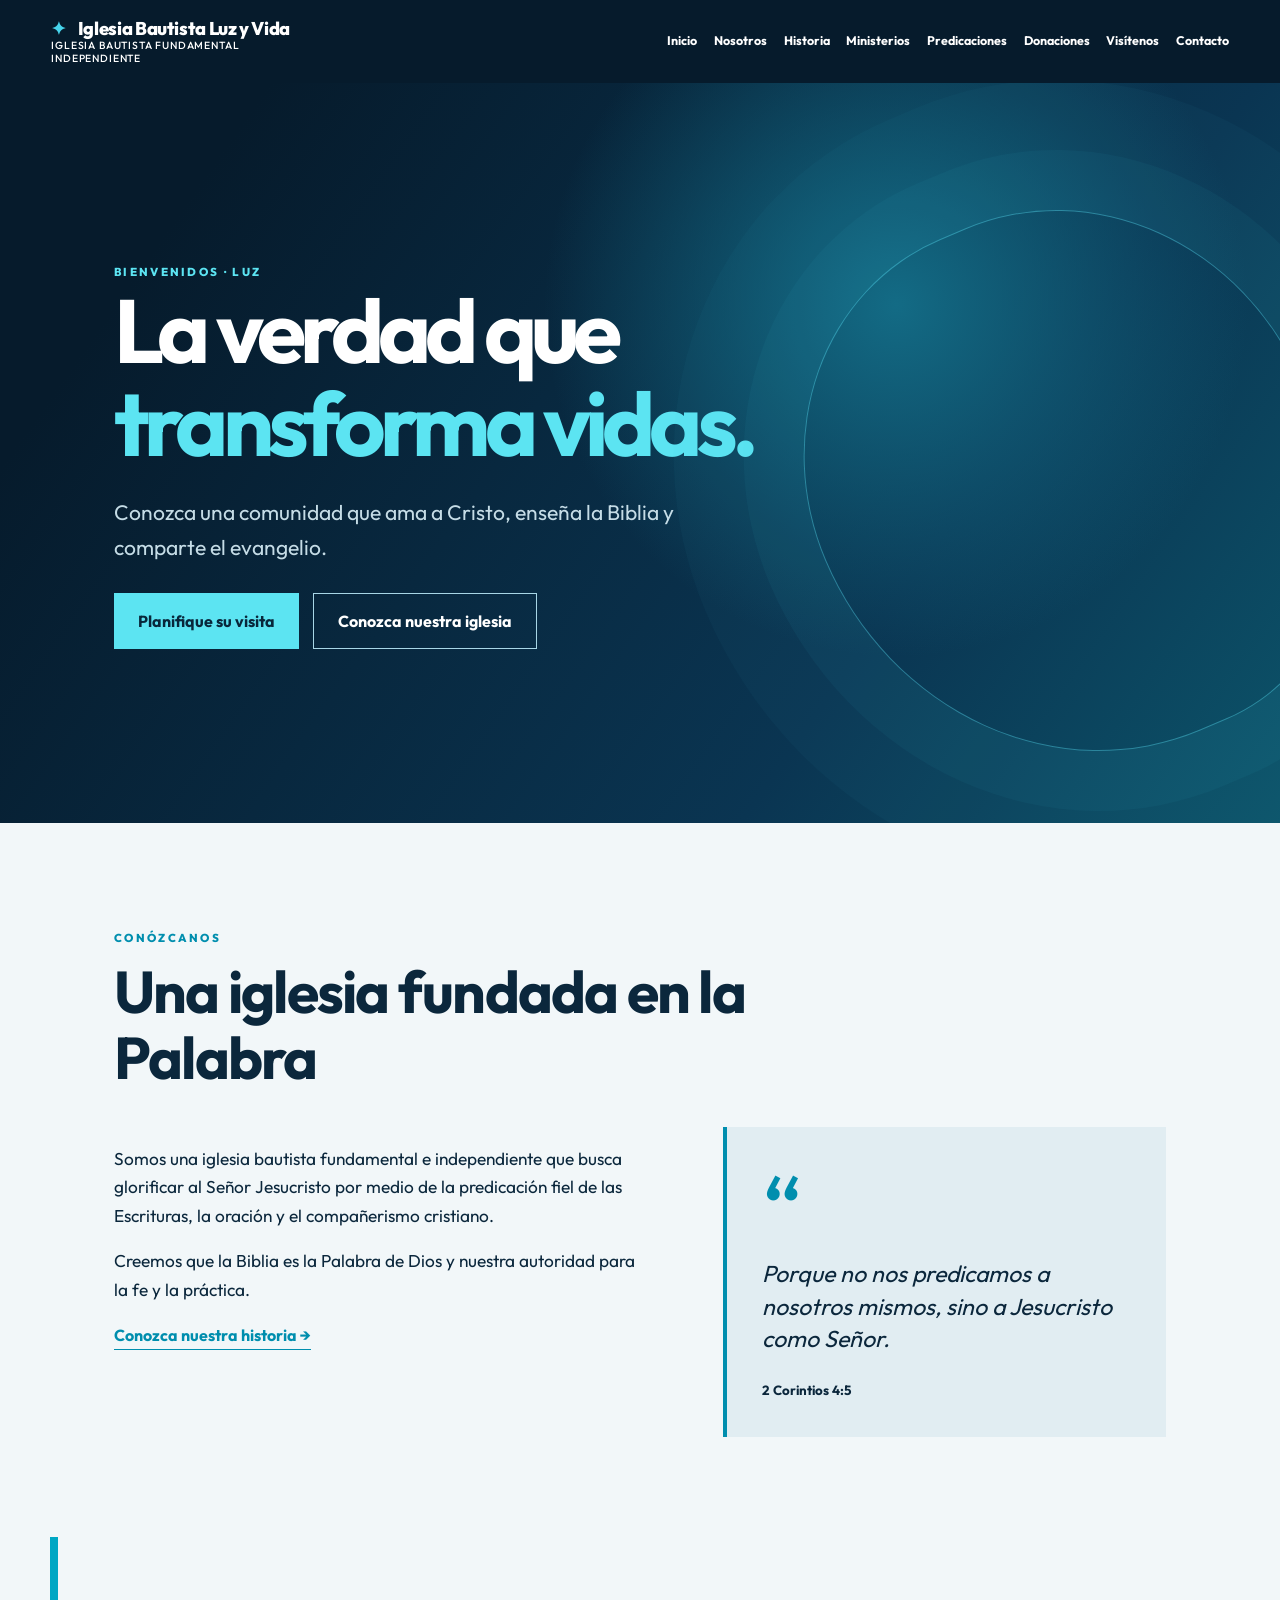
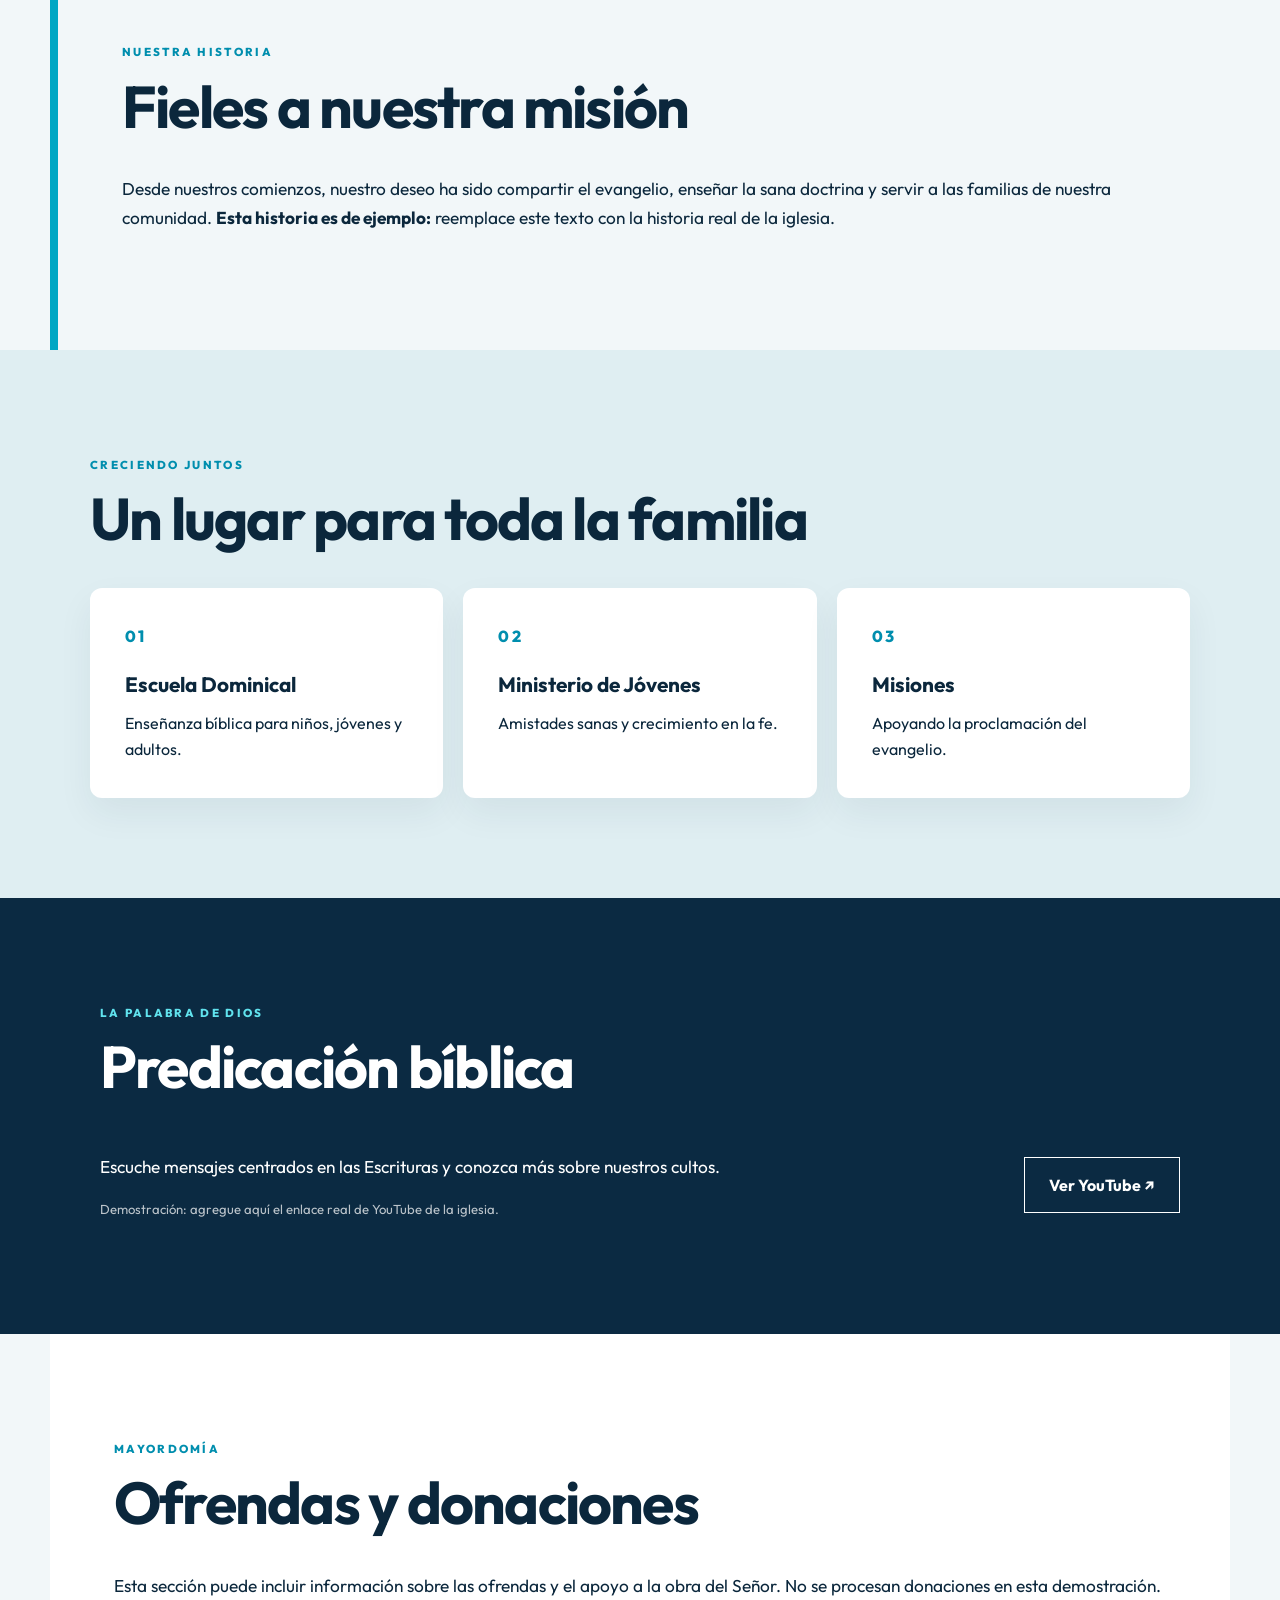
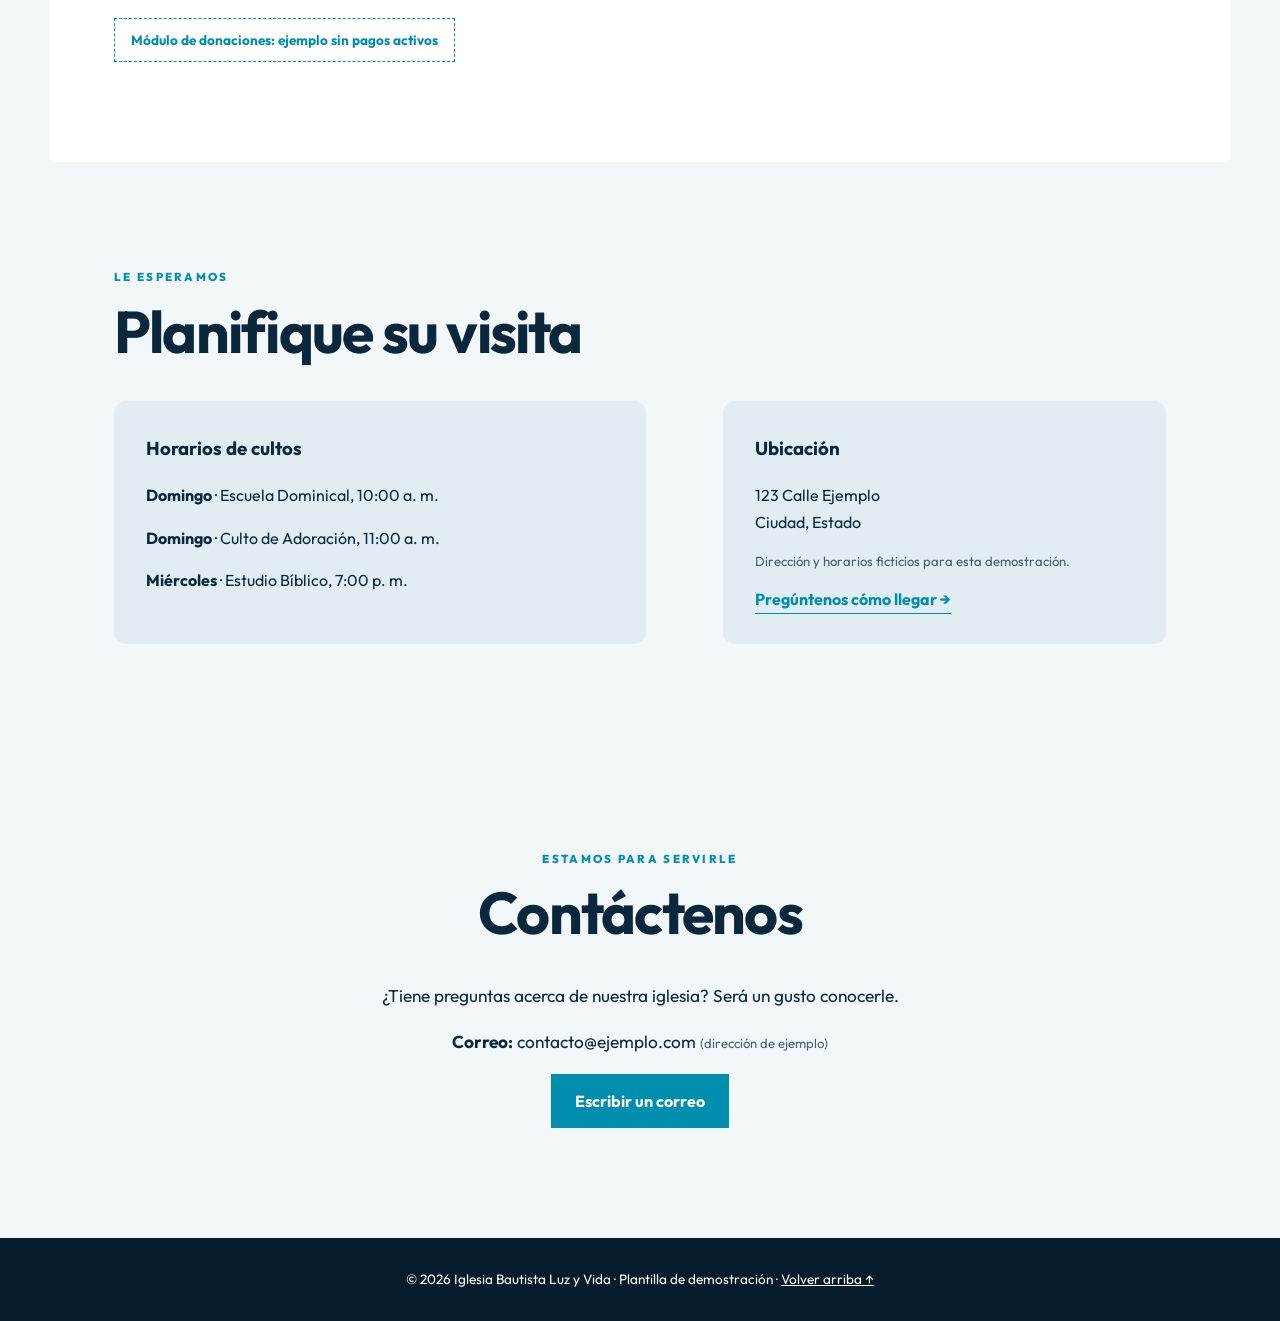
<file: 04-luz/index.html>
<!doctype html><html lang="es"><head><meta charset="utf-8"><meta name="viewport" content="width=device-width, initial-scale=1"><meta name="description" content="Plantilla de demostración para una iglesia bautista fundamental independiente."><title>Iglesia Bautista Luz y Vida | Demostración</title><link rel="stylesheet" href="styles.css"></head><body>
<header class="site-header"><div class="header-inner"><a href="#inicio" class="brand">Iglesia Bautista Luz y Vida<small>Iglesia Bautista Fundamental Independiente</small></a><button class="menu-button" data-menu-button aria-expanded="false" aria-controls="primary-navigation" aria-label="Abrir menú">☰ Menú</button><nav class="nav" id="primary-navigation" data-nav aria-label="Navegación principal"><a href="#inicio">Inicio</a><a href="#nosotros">Nosotros</a><a href="#historia">Historia</a><a href="#ministerios">Ministerios</a><a href="#predicaciones">Predicaciones</a><a href="#donaciones">Donaciones</a><a href="#visitenos">Visítenos</a><a href="#contacto">Contacto</a></nav></div></header>
<main><section class="hero" id="inicio"><div class="container"><div class="hero-copy"><span class="eyebrow">BIENVENIDOS · LUZ</span><h1>La verdad que <em>transforma vidas.</em></h1><p>Conozca una comunidad que ama a Cristo, enseña la Biblia y comparte el evangelio.</p><div class="hero-actions"><a class="button primary" href="#visitenos">Planifique su visita</a><a class="button secondary" href="#nosotros">Conozca nuestra iglesia</a></div></div></div></section><section id="nosotros" class="section about"><div class="section-head"><span class="eyebrow">CONÓZCANOS</span><h2>Una iglesia fundada en la Palabra</h2></div><div class="about-grid"><div><p>Somos una iglesia bautista fundamental e independiente que busca glorificar al Señor Jesucristo por medio de la predicación fiel de las Escrituras, la oración y el compañerismo cristiano.</p><p>Creemos que la Biblia es la Palabra de Dios y nuestra autoridad para la fe y la práctica.</p><a class="text-link" href="#historia">Conozca nuestra historia →</a></div><div class="quote"><span>“</span><p>Porque no nos predicamos a nosotros mismos, sino a Jesucristo como Señor.</p><small>2 Corintios 4:5</small></div></div></section>
<section id="historia" class="section history"><div class="section-head"><span class="eyebrow">NUESTRA HISTORIA</span><h2>Fieles a nuestra misión</h2></div><p>Desde nuestros comienzos, nuestro deseo ha sido compartir el evangelio, enseñar la sana doctrina y servir a las familias de nuestra comunidad. <strong>Esta historia es de ejemplo:</strong> reemplace este texto con la historia real de la iglesia.</p></section>
<section id="ministerios" class="section ministries"><div class="section-head"><span class="eyebrow">CRECIENDO JUNTOS</span><h2>Un lugar para toda la familia</h2></div><div class="ministry-grid"><article class="ministry-card"><span class="card-icon">01</span><h3>Escuela Dominical</h3><p>Enseñanza bíblica para niños, jóvenes y adultos.</p></article><article class="ministry-card"><span class="card-icon">02</span><h3>Ministerio de Jóvenes</h3><p>Amistades sanas y crecimiento en la fe.</p></article><article class="ministry-card"><span class="card-icon">03</span><h3>Misiones</h3><p>Apoyando la proclamación del evangelio.</p></article></div></section>
<section id="predicaciones" class="section sermons"><div class="section-head"><span class="eyebrow">LA PALABRA DE DIOS</span><h2>Predicación bíblica</h2></div><div class="sermon-inner"><div><p>Escuche mensajes centrados en las Escrituras y conozca más sobre nuestros cultos.</p><p class="note">Demostración: agregue aquí el enlace real de YouTube de la iglesia.</p></div><a class="button secondary" href="https://www.youtube.com/" target="_blank" rel="noopener noreferrer">Ver YouTube ↗</a></div></section>
<section id="donaciones" class="section giving"><div class="section-head"><span class="eyebrow">MAYORDOMÍA</span><h2>Ofrendas y donaciones</h2></div><p>Esta sección puede incluir información sobre las ofrendas y el apoyo a la obra del Señor. No se procesan donaciones en esta demostración.</p><span class="demo-label">Módulo de donaciones: ejemplo sin pagos activos</span></section>
<section id="visitenos" class="section visit"><div class="section-head"><span class="eyebrow">LE ESPERAMOS</span><h2>Planifique su visita</h2></div><div class="visit-grid"><div><h3>Horarios de cultos</h3><p><strong>Domingo</strong> · Escuela Dominical, 10:00 a. m.</p><p><strong>Domingo</strong> · Culto de Adoración, 11:00 a. m.</p><p><strong>Miércoles</strong> · Estudio Bíblico, 7:00 p. m.</p></div><div><h3>Ubicación</h3><p>123 Calle Ejemplo<br>Ciudad, Estado</p><p class="note">Dirección y horarios ficticios para esta demostración.</p><a class="text-link" href="#contacto">Pregúntenos cómo llegar →</a></div></div></section>
<section id="contacto" class="section contact"><div class="section-head"><span class="eyebrow">ESTAMOS PARA SERVIRLE</span><h2>Contáctenos</h2></div><p>¿Tiene preguntas acerca de nuestra iglesia? Será un gusto conocerle.</p><p><strong>Correo:</strong> contacto@ejemplo.com <span class="note">(dirección de ejemplo)</span></p><a class="button primary" href="mailto:contacto@ejemplo.com?subject=Consulta%20sobre%20la%20iglesia">Escribir un correo</a></section></main>
<footer class="site-footer">© <span data-year></span> Iglesia Bautista Luz y Vida · Plantilla de demostración · <a href="#inicio">Volver arriba ↑</a></footer><script src="script.js" defer></script></body></html>
</file>
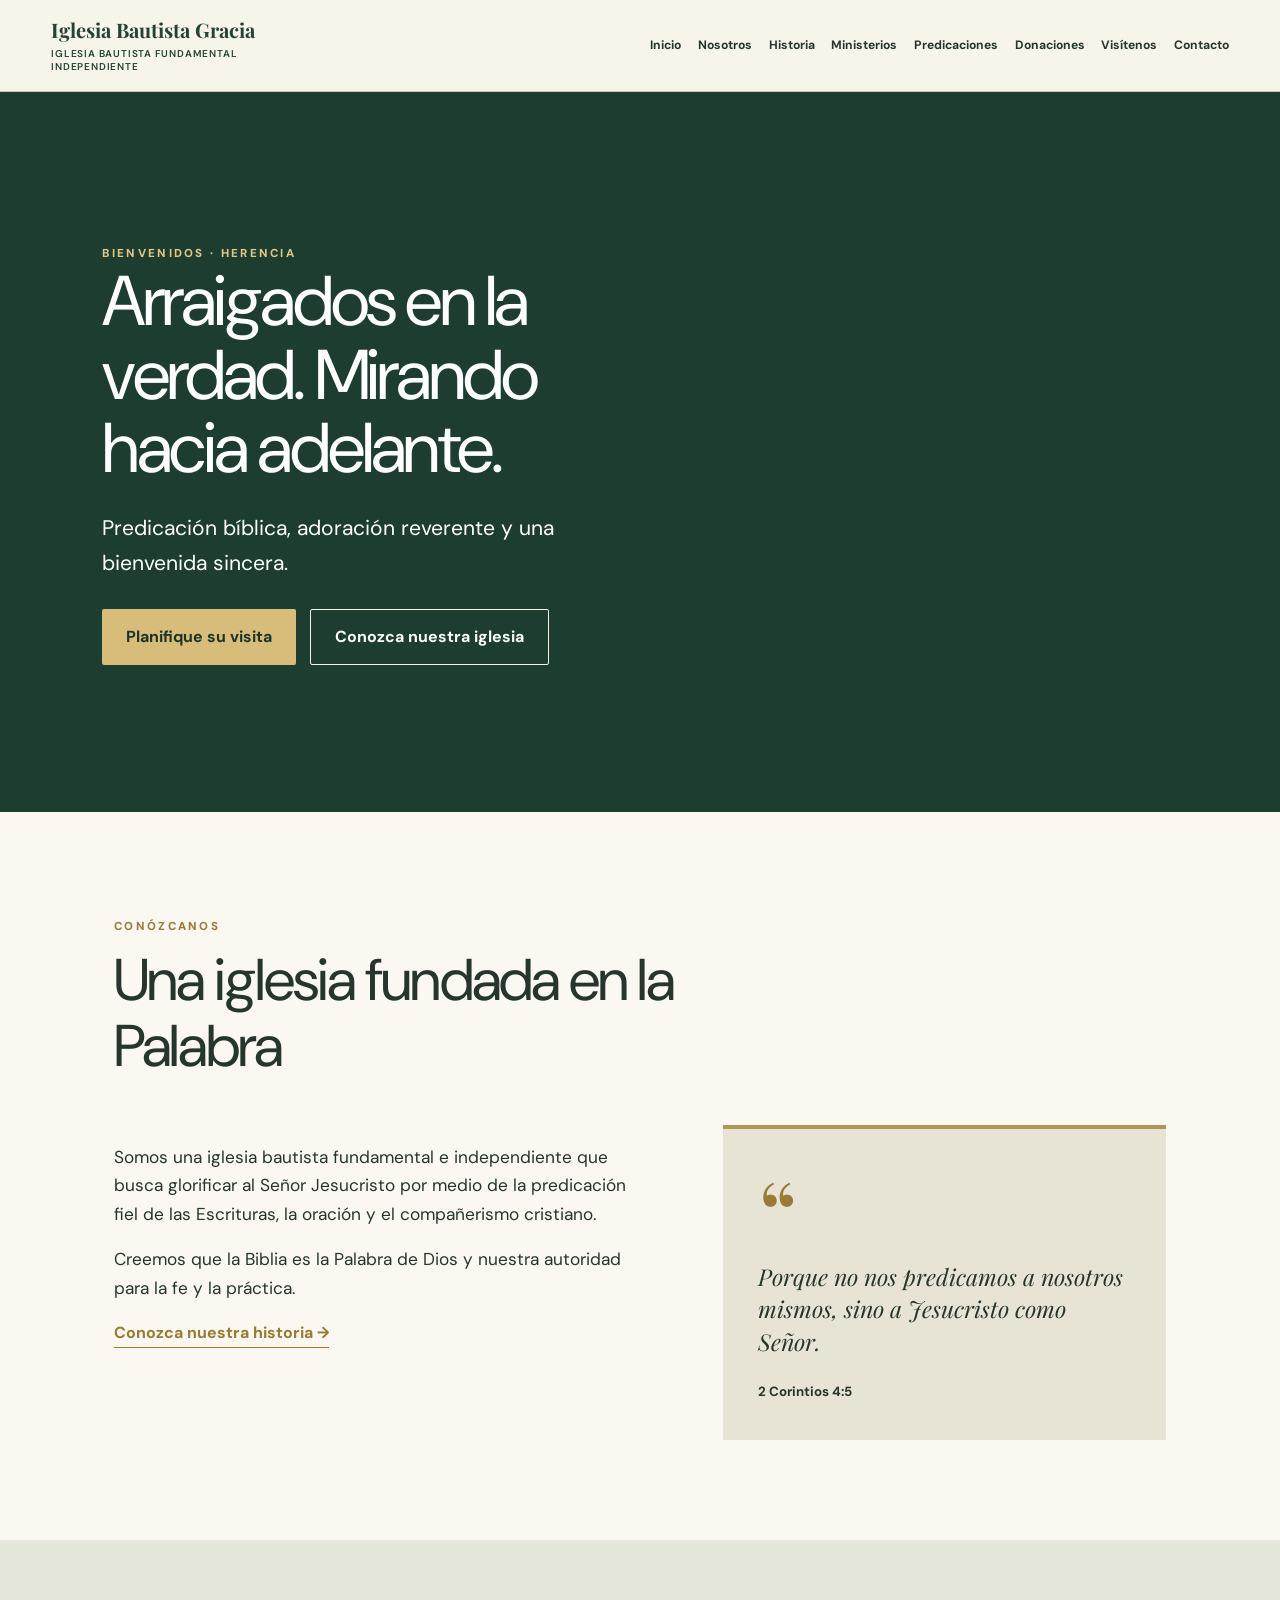
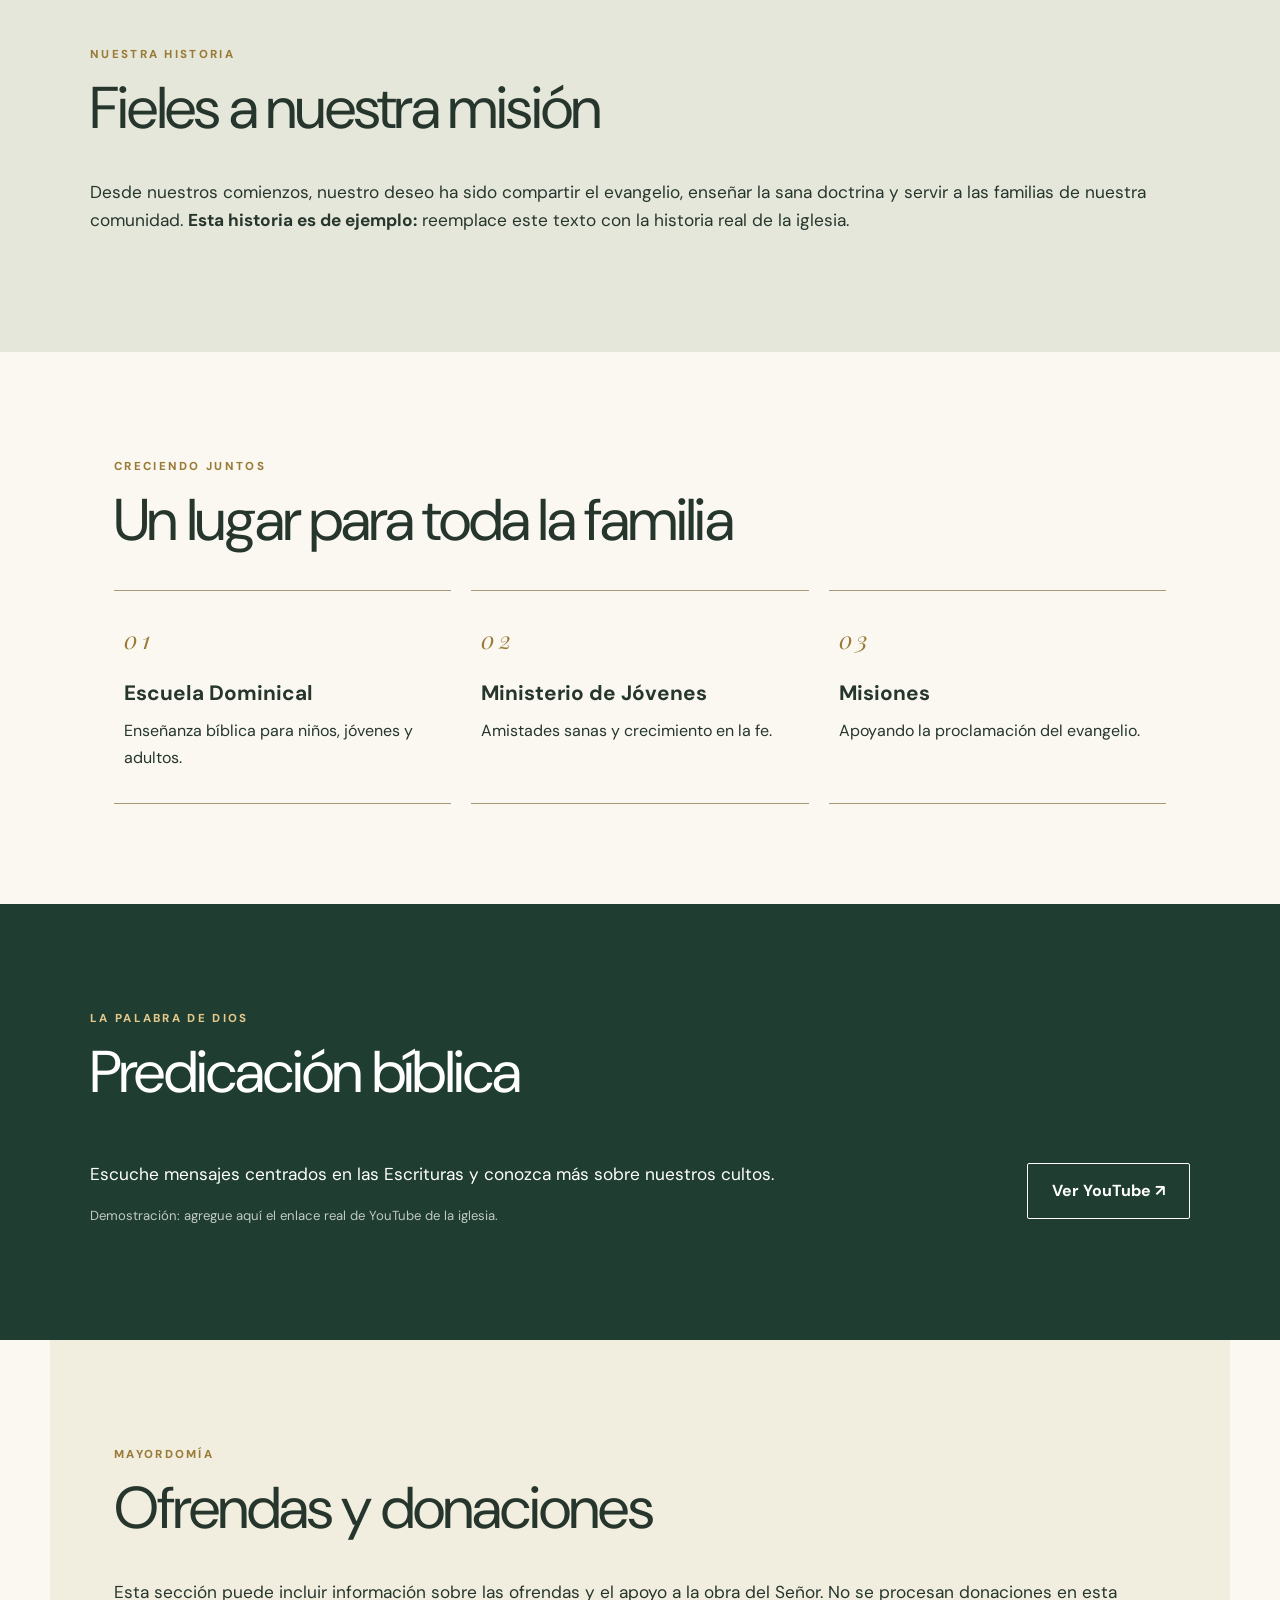
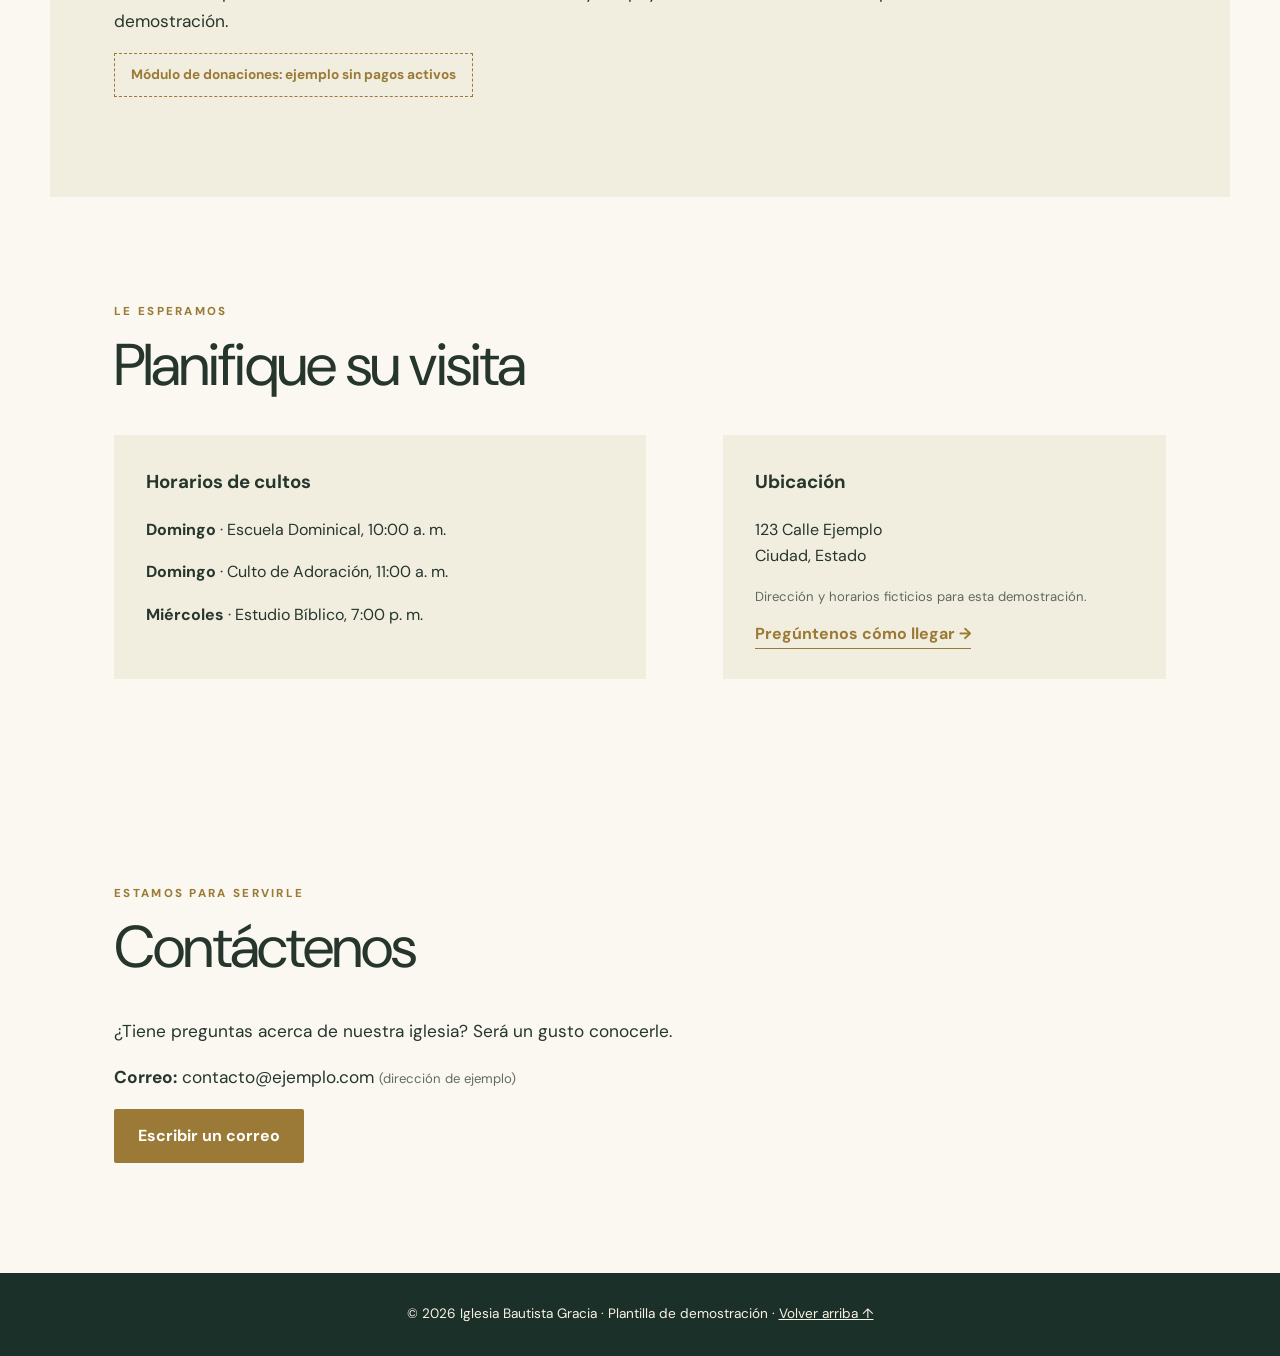
<file: 05-herencia/index.html>
<!doctype html><html lang="es"><head><meta charset="utf-8"><meta name="viewport" content="width=device-width, initial-scale=1"><meta name="description" content="Plantilla de demostración para una iglesia bautista fundamental independiente."><title>Iglesia Bautista Gracia | Demostración</title><link rel="stylesheet" href="styles.css"></head><body>
<header class="site-header"><div class="header-inner"><a href="#inicio" class="brand">Iglesia Bautista Gracia<small>Iglesia Bautista Fundamental Independiente</small></a><button class="menu-button" data-menu-button aria-expanded="false" aria-controls="primary-navigation" aria-label="Abrir menú">☰ Menú</button><nav class="nav" id="primary-navigation" data-nav aria-label="Navegación principal"><a href="#inicio">Inicio</a><a href="#nosotros">Nosotros</a><a href="#historia">Historia</a><a href="#ministerios">Ministerios</a><a href="#predicaciones">Predicaciones</a><a href="#donaciones">Donaciones</a><a href="#visitenos">Visítenos</a><a href="#contacto">Contacto</a></nav></div></header>
<main><section class="hero" id="inicio"><div class="container"><div class="hero-copy"><span class="eyebrow">BIENVENIDOS · HERENCIA</span><h1>Arraigados en la verdad. Mirando hacia adelante.</h1><p>Predicación bíblica, adoración reverente y una bienvenida sincera.</p><div class="hero-actions"><a class="button primary" href="#visitenos">Planifique su visita</a><a class="button secondary" href="#nosotros">Conozca nuestra iglesia</a></div></div></div></section><section id="nosotros" class="section about"><div class="section-head"><span class="eyebrow">CONÓZCANOS</span><h2>Una iglesia fundada en la Palabra</h2></div><div class="about-grid"><div><p>Somos una iglesia bautista fundamental e independiente que busca glorificar al Señor Jesucristo por medio de la predicación fiel de las Escrituras, la oración y el compañerismo cristiano.</p><p>Creemos que la Biblia es la Palabra de Dios y nuestra autoridad para la fe y la práctica.</p><a class="text-link" href="#historia">Conozca nuestra historia →</a></div><div class="quote"><span>“</span><p>Porque no nos predicamos a nosotros mismos, sino a Jesucristo como Señor.</p><small>2 Corintios 4:5</small></div></div></section>
<section id="historia" class="section history"><div class="section-head"><span class="eyebrow">NUESTRA HISTORIA</span><h2>Fieles a nuestra misión</h2></div><p>Desde nuestros comienzos, nuestro deseo ha sido compartir el evangelio, enseñar la sana doctrina y servir a las familias de nuestra comunidad. <strong>Esta historia es de ejemplo:</strong> reemplace este texto con la historia real de la iglesia.</p></section>
<section id="ministerios" class="section ministries"><div class="section-head"><span class="eyebrow">CRECIENDO JUNTOS</span><h2>Un lugar para toda la familia</h2></div><div class="ministry-grid"><article class="ministry-card"><span class="card-icon">01</span><h3>Escuela Dominical</h3><p>Enseñanza bíblica para niños, jóvenes y adultos.</p></article><article class="ministry-card"><span class="card-icon">02</span><h3>Ministerio de Jóvenes</h3><p>Amistades sanas y crecimiento en la fe.</p></article><article class="ministry-card"><span class="card-icon">03</span><h3>Misiones</h3><p>Apoyando la proclamación del evangelio.</p></article></div></section>
<section id="predicaciones" class="section sermons"><div class="section-head"><span class="eyebrow">LA PALABRA DE DIOS</span><h2>Predicación bíblica</h2></div><div class="sermon-inner"><div><p>Escuche mensajes centrados en las Escrituras y conozca más sobre nuestros cultos.</p><p class="note">Demostración: agregue aquí el enlace real de YouTube de la iglesia.</p></div><a class="button secondary" href="https://www.youtube.com/" target="_blank" rel="noopener noreferrer">Ver YouTube ↗</a></div></section>
<section id="donaciones" class="section giving"><div class="section-head"><span class="eyebrow">MAYORDOMÍA</span><h2>Ofrendas y donaciones</h2></div><p>Esta sección puede incluir información sobre las ofrendas y el apoyo a la obra del Señor. No se procesan donaciones en esta demostración.</p><span class="demo-label">Módulo de donaciones: ejemplo sin pagos activos</span></section>
<section id="visitenos" class="section visit"><div class="section-head"><span class="eyebrow">LE ESPERAMOS</span><h2>Planifique su visita</h2></div><div class="visit-grid"><div><h3>Horarios de cultos</h3><p><strong>Domingo</strong> · Escuela Dominical, 10:00 a. m.</p><p><strong>Domingo</strong> · Culto de Adoración, 11:00 a. m.</p><p><strong>Miércoles</strong> · Estudio Bíblico, 7:00 p. m.</p></div><div><h3>Ubicación</h3><p>123 Calle Ejemplo<br>Ciudad, Estado</p><p class="note">Dirección y horarios ficticios para esta demostración.</p><a class="text-link" href="#contacto">Pregúntenos cómo llegar →</a></div></div></section>
<section id="contacto" class="section contact"><div class="section-head"><span class="eyebrow">ESTAMOS PARA SERVIRLE</span><h2>Contáctenos</h2></div><p>¿Tiene preguntas acerca de nuestra iglesia? Será un gusto conocerle.</p><p><strong>Correo:</strong> contacto@ejemplo.com <span class="note">(dirección de ejemplo)</span></p><a class="button primary" href="mailto:contacto@ejemplo.com?subject=Consulta%20sobre%20la%20iglesia">Escribir un correo</a></section></main>
<footer class="site-footer">© <span data-year></span> Iglesia Bautista Gracia · Plantilla de demostración · <a href="#inicio">Volver arriba ↑</a></footer><script src="script.js" defer></script></body></html>
</file>
<file: 01-tradicional/styles.css>
/* Iglesia Bautista Fundamental Betel — Personalice los colores en :root y las secciones debajo. */
@import url('https://fonts.googleapis.com/css2?family=DM+Sans:wght@400;500;600;700&family=DM+Serif+Display:ital@0;1&family=Manrope:wght@400;500;600;700;800&family=Playfair+Display:wght@400;600;700&family=Outfit:wght@400;500;600;700;800&display=swap');
*{box-sizing:border-box}html{scroll-behavior:smooth;scroll-padding-top:90px}body{margin:0;font-family:var(--body);color:var(--ink);background:var(--paper);line-height:1.65}a{color:inherit;text-decoration:none}button{font:inherit}img{max-width:100%;display:block}.container,.section{max-width:1180px;margin:auto;padding-left:clamp(20px,5vw,64px);padding-right:clamp(20px,5vw,64px)}.section{padding-top:100px;padding-bottom:100px}.section-head{max-width:680px;margin-bottom:36px}.section-head h2{font:var(--heading);font-size:clamp(2.2rem,4.6vw,4.2rem);line-height:1.12;margin:10px 0 0;letter-spacing:-.03em}.eyebrow{font-size:.72rem;font-weight:800;letter-spacing:.2em;color:var(--accent);text-transform:uppercase}.button{display:inline-flex;align-items:center;justify-content:center;padding:14px 24px;font-weight:700;transition:transform .2s ease,background .2s ease}.button:hover{transform:translateY(-2px)}.button.primary{background:var(--accent);color:var(--button-ink)}.button.secondary{border:1px solid currentColor}.text-link{font-weight:700;color:var(--accent);border-bottom:1px solid currentColor;padding-bottom:4px}.site-header{position:relative;z-index:10}.header-inner{max-width:1350px;margin:auto;padding:18px clamp(20px,4vw,55px);display:flex;align-items:center;justify-content:space-between;gap:25px}.brand{font-weight:800;line-height:1.2;max-width:260px}.brand small{display:block;font-weight:500;letter-spacing:.08em;font-size:.65rem;text-transform:uppercase}.nav{display:flex;gap:clamp(10px,1.3vw,23px);align-items:center;flex-wrap:wrap}.nav a{font-size:.78rem;font-weight:700}.nav a:hover{color:var(--accent)}.menu-button{display:none;border:1px solid currentColor;background:transparent;color:inherit;padding:7px 12px;border-radius:4px;cursor:pointer}.hero{position:relative}.hero h1{font:var(--heading);font-size:clamp(3.4rem,7vw,7.4rem);line-height:1.04;letter-spacing:-.055em;margin:0 0 26px}.hero p{font-size:clamp(1.08rem,1.8vw,1.32rem);max-width:570px}.hero-actions{display:flex;flex-wrap:wrap;gap:14px;margin-top:28px}.about-grid,.visit-grid{display:grid;grid-template-columns:1.2fr 1fr;gap:clamp(30px,6vw,100px)}.about-grid p,.history p,.giving p,.sermon-inner p,.contact p{font-size:1.08rem}.quote{padding:35px;background:var(--soft);border-left:4px solid var(--accent)}.quote span{font:6rem/1 var(--heading);color:var(--accent)}.quote p{font:italic 1.45rem/1.4 var(--heading);margin:0 0 20px}.quote small{font-weight:700}.ministry-grid{display:grid;grid-template-columns:repeat(3,1fr);gap:20px}.ministry-card{padding:35px;background:var(--soft)}.ministry-card h3{font-size:1.3rem;margin:18px 0 8px}.ministry-card p{margin:0}.card-icon{color:var(--accent);font-weight:800;letter-spacing:.15em}.sermon-inner{display:flex;align-items:center;justify-content:space-between;gap:30px}.note{font-size:.82rem!important;opacity:.72}.demo-label{display:inline-block;border:1px dashed var(--accent);padding:10px 16px;color:var(--accent);font-size:.85rem;font-weight:700}.visit-grid>div{padding:32px;background:var(--soft)}.visit-grid h3{margin-top:0}.site-footer{padding:30px 5vw;text-align:center;background:var(--footer);color:var(--footer-ink);font-size:.85rem}.site-footer a{text-decoration:underline}.contact{padding-bottom:110px}
@media(max-width:980px){.menu-button{display:block}.nav{display:none;position:absolute;left:0;right:0;top:100%;background:var(--paper);color:var(--ink);padding:20px 6vw;flex-direction:column;align-items:stretch;box-shadow:0 15px 20px #0002}.nav.is-open{display:flex}.nav a{padding:9px 0;font-size:1rem}.header-inner{position:relative}}@media(max-width:700px){.section{padding-top:68px;padding-bottom:68px}.about-grid,.visit-grid,.ministry-grid{grid-template-columns:1fr}.sermon-inner{align-items:flex-start;flex-direction:column}.hero h1{font-size:clamp(2.9rem,13vw,5rem)}}

 :root{--paper:#fffaf0;--ink:#33241e;--soft:#f3e8d8;--accent:#7e2937;--button-ink:white;--footer:#4e1924;--footer-ink:white;--body:Georgia,serif;--heading:'Playfair Display',Georgia,serif}.site-header{background:#681d2c;color:#fff;border-bottom:6px solid #d5b57a}.brand{font:700 1.25rem/1.1 Georgia,serif}.brand:before{content:'✝';font-size:2rem;float:left;margin-right:13px;color:#e8cc8e}.nav a:hover{color:#f6dca1}.hero{min-height:610px;display:flex;align-items:center;background:linear-gradient(90deg,#31171ad9,#31171a77 55%,#31171a11),url(https://images.unsplash.com/photo-1438032005730-c779502df39b?auto=format&fit=crop&w=1800&q=85) center/cover;color:white}.hero .container{width:100%;padding-top:85px;padding-bottom:85px}.hero h1{max-width:850px;font-size:clamp(3.2rem,6vw,6rem);letter-spacing:-.03em}.hero .eyebrow{color:#ead19d}.hero .button.primary{background:#e3c182;color:#3d2021}.about .section-head{text-align:center;margin:0 auto 50px}.about .section-head:after{content:'❧';display:block;color:#9d704a;font-size:2rem;margin-top:12px}.ministries{background:#f5eddf;max-width:none}.ministries>.section-head,.ministries>.ministry-grid{max-width:1060px;margin-left:auto;margin-right:auto}.ministry-card{background:white;border:1px solid #e6d7c0;text-align:center}.ministry-card .card-icon{font-family:Georgia;font-size:1.5rem}.sermons{border-top:2px solid #d6c4a9;border-bottom:2px solid #d6c4a9}.giving{background:#fff6e8}.hero .button.secondary{background:#ffffff22}
</file>
<file: 02-moderna/styles.css>
/* Iglesia Bautista La Verdad — Personalice los colores en :root y las secciones debajo. */
@import url('https://fonts.googleapis.com/css2?family=DM+Sans:wght@400;500;600;700&family=DM+Serif+Display:ital@0;1&family=Manrope:wght@400;500;600;700;800&family=Playfair+Display:wght@400;600;700&family=Outfit:wght@400;500;600;700;800&display=swap');
*{box-sizing:border-box}html{scroll-behavior:smooth;scroll-padding-top:90px}body{margin:0;font-family:var(--body);color:var(--ink);background:var(--paper);line-height:1.65}a{color:inherit;text-decoration:none}button{font:inherit}img{max-width:100%;display:block}.container,.section{max-width:1180px;margin:auto;padding-left:clamp(20px,5vw,64px);padding-right:clamp(20px,5vw,64px)}.section{padding-top:100px;padding-bottom:100px}.section-head{max-width:680px;margin-bottom:36px}.section-head h2{font:var(--heading);font-size:clamp(2.2rem,4.6vw,4.2rem);line-height:1.12;margin:10px 0 0;letter-spacing:-.03em}.eyebrow{font-size:.72rem;font-weight:800;letter-spacing:.2em;color:var(--accent);text-transform:uppercase}.button{display:inline-flex;align-items:center;justify-content:center;padding:14px 24px;font-weight:700;transition:transform .2s ease,background .2s ease}.button:hover{transform:translateY(-2px)}.button.primary{background:var(--accent);color:var(--button-ink)}.button.secondary{border:1px solid currentColor}.text-link{font-weight:700;color:var(--accent);border-bottom:1px solid currentColor;padding-bottom:4px}.site-header{position:relative;z-index:10}.header-inner{max-width:1350px;margin:auto;padding:18px clamp(20px,4vw,55px);display:flex;align-items:center;justify-content:space-between;gap:25px}.brand{font-weight:800;line-height:1.2;max-width:260px}.brand small{display:block;font-weight:500;letter-spacing:.08em;font-size:.65rem;text-transform:uppercase}.nav{display:flex;gap:clamp(10px,1.3vw,23px);align-items:center;flex-wrap:wrap}.nav a{font-size:.78rem;font-weight:700}.nav a:hover{color:var(--accent)}.menu-button{display:none;border:1px solid currentColor;background:transparent;color:inherit;padding:7px 12px;border-radius:4px;cursor:pointer}.hero{position:relative}.hero h1{font:var(--heading);font-size:clamp(3.4rem,7vw,7.4rem);line-height:1.04;letter-spacing:-.055em;margin:0 0 26px}.hero p{font-size:clamp(1.08rem,1.8vw,1.32rem);max-width:570px}.hero-actions{display:flex;flex-wrap:wrap;gap:14px;margin-top:28px}.about-grid,.visit-grid{display:grid;grid-template-columns:1.2fr 1fr;gap:clamp(30px,6vw,100px)}.about-grid p,.history p,.giving p,.sermon-inner p,.contact p{font-size:1.08rem}.quote{padding:35px;background:var(--soft);border-left:4px solid var(--accent)}.quote span{font:6rem/1 var(--heading);color:var(--accent)}.quote p{font:italic 1.45rem/1.4 var(--heading);margin:0 0 20px}.quote small{font-weight:700}.ministry-grid{display:grid;grid-template-columns:repeat(3,1fr);gap:20px}.ministry-card{padding:35px;background:var(--soft)}.ministry-card h3{font-size:1.3rem;margin:18px 0 8px}.ministry-card p{margin:0}.card-icon{color:var(--accent);font-weight:800;letter-spacing:.15em}.sermon-inner{display:flex;align-items:center;justify-content:space-between;gap:30px}.note{font-size:.82rem!important;opacity:.72}.demo-label{display:inline-block;border:1px dashed var(--accent);padding:10px 16px;color:var(--accent);font-size:.85rem;font-weight:700}.visit-grid>div{padding:32px;background:var(--soft)}.visit-grid h3{margin-top:0}.site-footer{padding:30px 5vw;text-align:center;background:var(--footer);color:var(--footer-ink);font-size:.85rem}.site-footer a{text-decoration:underline}.contact{padding-bottom:110px}
@media(max-width:980px){.menu-button{display:block}.nav{display:none;position:absolute;left:0;right:0;top:100%;background:var(--paper);color:var(--ink);padding:20px 6vw;flex-direction:column;align-items:stretch;box-shadow:0 15px 20px #0002}.nav.is-open{display:flex}.nav a{padding:9px 0;font-size:1rem}.header-inner{position:relative}}@media(max-width:700px){.section{padding-top:68px;padding-bottom:68px}.about-grid,.visit-grid,.ministry-grid{grid-template-columns:1fr}.sermon-inner{align-items:flex-start;flex-direction:column}.hero h1{font-size:clamp(2.9rem,13vw,5rem)}}

 :root{--paper:#f7f7f5;--ink:#101010;--soft:#eaeae7;--accent:#f04d28;--button-ink:#fff;--footer:#111;--footer-ink:white;--body:'Manrope',sans-serif;--heading:'Manrope',sans-serif}.site-header{background:#f7f7f5;border-bottom:1px solid #222}.brand{font-size:1.12rem;text-transform:uppercase;letter-spacing:-.04em}.brand small{font-size:.6rem}.nav a{text-transform:uppercase;letter-spacing:.04em;font-size:.69rem}.hero{min-height:750px;background:#141414;color:white;display:grid;grid-template-columns:58% 42%;overflow:hidden}.hero:after{content:'';grid-column:2;grid-row:1;background:url(https://images.unsplash.com/photo-1504052434569-70ad5836ab65?auto=format&fit=crop&w=1600&q=85) center/cover;filter:grayscale(1)}.hero .container{grid-column:1;grid-row:1;align-self:center;max-width:none;padding:90px 5vw 90px 8vw}.hero h1{text-transform:uppercase;font-size:clamp(3.7rem,6.3vw,7.7rem);font-weight:800;letter-spacing:-.075em}.hero .eyebrow{color:#ff7354}.hero p{max-width:490px}.about{display:grid;grid-template-columns:1fr 1.5fr;gap:60px;max-width:1300px}.about .section-head{margin:0}.about-grid{display:block}.about-grid .quote{margin-top:35px}.history{border-top:1px solid #aaa}.ministries{max-width:none;background:#171717;color:#fff}.ministries>.section-head,.ministries>.ministry-grid{max-width:1120px;margin-left:auto;margin-right:auto}.ministry-card{background:#282828;border-top:4px solid var(--accent)}.sermons .section-head h2{font-size:clamp(3rem,6vw,6rem);text-transform:uppercase}.giving{background:#e9e9e6}.visit-grid>div{background:#fff;border:1px solid #ddd}.button{border-radius:0}.hero .button.secondary{border-color:#fff}@media(max-width:800px){.hero{display:block;min-height:0;background:linear-gradient(#111b,#111e),url(https://images.unsplash.com/photo-1504052434569-70ad5836ab65?auto=format&fit=crop&w=1600&q=85) center/cover}.hero:after{display:none}.hero .container{padding:95px 6vw}.about{display:block}}
</file>
<file: 03-comunidad/styles.css>
/* Iglesia Bautista Esperanza — Personalice los colores en :root y las secciones debajo. */
@import url('https://fonts.googleapis.com/css2?family=DM+Sans:wght@400;500;600;700&family=DM+Serif+Display:ital@0;1&family=Manrope:wght@400;500;600;700;800&family=Playfair+Display:wght@400;600;700&family=Outfit:wght@400;500;600;700;800&display=swap');
*{box-sizing:border-box}html{scroll-behavior:smooth;scroll-padding-top:90px}body{margin:0;font-family:var(--body);color:var(--ink);background:var(--paper);line-height:1.65}a{color:inherit;text-decoration:none}button{font:inherit}img{max-width:100%;display:block}.container,.section{max-width:1180px;margin:auto;padding-left:clamp(20px,5vw,64px);padding-right:clamp(20px,5vw,64px)}.section{padding-top:100px;padding-bottom:100px}.section-head{max-width:680px;margin-bottom:36px}.section-head h2{font:var(--heading);font-size:clamp(2.2rem,4.6vw,4.2rem);line-height:1.12;margin:10px 0 0;letter-spacing:-.03em}.eyebrow{font-size:.72rem;font-weight:800;letter-spacing:.2em;color:var(--accent);text-transform:uppercase}.button{display:inline-flex;align-items:center;justify-content:center;padding:14px 24px;font-weight:700;transition:transform .2s ease,background .2s ease}.button:hover{transform:translateY(-2px)}.button.primary{background:var(--accent);color:var(--button-ink)}.button.secondary{border:1px solid currentColor}.text-link{font-weight:700;color:var(--accent);border-bottom:1px solid currentColor;padding-bottom:4px}.site-header{position:relative;z-index:10}.header-inner{max-width:1350px;margin:auto;padding:18px clamp(20px,4vw,55px);display:flex;align-items:center;justify-content:space-between;gap:25px}.brand{font-weight:800;line-height:1.2;max-width:260px}.brand small{display:block;font-weight:500;letter-spacing:.08em;font-size:.65rem;text-transform:uppercase}.nav{display:flex;gap:clamp(10px,1.3vw,23px);align-items:center;flex-wrap:wrap}.nav a{font-size:.78rem;font-weight:700}.nav a:hover{color:var(--accent)}.menu-button{display:none;border:1px solid currentColor;background:transparent;color:inherit;padding:7px 12px;border-radius:4px;cursor:pointer}.hero{position:relative}.hero h1{font:var(--heading);font-size:clamp(3.4rem,7vw,7.4rem);line-height:1.04;letter-spacing:-.055em;margin:0 0 26px}.hero p{font-size:clamp(1.08rem,1.8vw,1.32rem);max-width:570px}.hero-actions{display:flex;flex-wrap:wrap;gap:14px;margin-top:28px}.about-grid,.visit-grid{display:grid;grid-template-columns:1.2fr 1fr;gap:clamp(30px,6vw,100px)}.about-grid p,.history p,.giving p,.sermon-inner p,.contact p{font-size:1.08rem}.quote{padding:35px;background:var(--soft);border-left:4px solid var(--accent)}.quote span{font:6rem/1 var(--heading);color:var(--accent)}.quote p{font:italic 1.45rem/1.4 var(--heading);margin:0 0 20px}.quote small{font-weight:700}.ministry-grid{display:grid;grid-template-columns:repeat(3,1fr);gap:20px}.ministry-card{padding:35px;background:var(--soft)}.ministry-card h3{font-size:1.3rem;margin:18px 0 8px}.ministry-card p{margin:0}.card-icon{color:var(--accent);font-weight:800;letter-spacing:.15em}.sermon-inner{display:flex;align-items:center;justify-content:space-between;gap:30px}.note{font-size:.82rem!important;opacity:.72}.demo-label{display:inline-block;border:1px dashed var(--accent);padding:10px 16px;color:var(--accent);font-size:.85rem;font-weight:700}.visit-grid>div{padding:32px;background:var(--soft)}.visit-grid h3{margin-top:0}.site-footer{padding:30px 5vw;text-align:center;background:var(--footer);color:var(--footer-ink);font-size:.85rem}.site-footer a{text-decoration:underline}.contact{padding-bottom:110px}
@media(max-width:980px){.menu-button{display:block}.nav{display:none;position:absolute;left:0;right:0;top:100%;background:var(--paper);color:var(--ink);padding:20px 6vw;flex-direction:column;align-items:stretch;box-shadow:0 15px 20px #0002}.nav.is-open{display:flex}.nav a{padding:9px 0;font-size:1rem}.header-inner{position:relative}}@media(max-width:700px){.section{padding-top:68px;padding-bottom:68px}.about-grid,.visit-grid,.ministry-grid{grid-template-columns:1fr}.sermon-inner{align-items:flex-start;flex-direction:column}.hero h1{font-size:clamp(2.9rem,13vw,5rem)}}

 :root{--paper:#fffdf8;--ink:#34332e;--soft:#f4ecdc;--accent:#a65e3c;--button-ink:white;--footer:#385349;--footer-ink:white;--body:'DM Sans',sans-serif;--heading:'DM Serif Display',serif}.site-header{background:#fffdf8}.brand{font:1.4rem/1.1 'DM Serif Display',serif;color:#35544a}.brand small{font:600 .62rem 'DM Sans',sans-serif;color:#9a6c4e;margin-top:5px}.nav a{font-size:.77rem}.hero{background:#f2e8d7;padding:55px 0 75px;overflow:hidden}.hero .container{display:grid;grid-template-columns:1fr 1.08fr;align-items:center;gap:6vw}.hero .eyebrow{color:#477260}.hero h1{font-size:clamp(3.5rem,6vw,6.3rem);letter-spacing:-.04em;color:#315247}.hero-photo{height:530px;background:url(https://images.unsplash.com/photo-1511895426328-dc8714191300?auto=format&fit=crop&w=1600&q=85) center/cover;border-radius:260px 260px 18px 18px;box-shadow:18px 18px 0 #d8c2a5}.button{border-radius:100px}.ministry-card,.quote,.visit-grid>div{border-radius:24px}.ministry-card{background:#f6eee1}.card-icon{display:inline-grid;place-items:center;width:56px;height:56px;border-radius:50%;background:#e4d1b6}.history{background:#e9efe7;max-width:none;padding-left:max(6vw,calc((100vw - 1050px)/2));padding-right:max(6vw,calc((100vw - 1050px)/2))}.sermons{background:#f6eee1;max-width:none;padding-left:max(6vw,calc((100vw - 1050px)/2));padding-right:max(6vw,calc((100vw - 1050px)/2))}.contact{text-align:center}.contact .section-head{margin-left:auto;margin-right:auto}.giving{border-top:1px solid #ddd}@media(max-width:800px){.hero .container{grid-template-columns:1fr}.hero-photo{height:350px;border-radius:200px 200px 18px 18px;order:-1;max-width:520px;width:90%;margin:0 auto}.hero{padding-top:30px}}
</file>
<file: 04-luz/styles.css>
/* Iglesia Bautista Luz y Vida — Personalice los colores en :root y las secciones debajo. */
@import url('https://fonts.googleapis.com/css2?family=DM+Sans:wght@400;500;600;700&family=DM+Serif+Display:ital@0;1&family=Manrope:wght@400;500;600;700;800&family=Playfair+Display:wght@400;600;700&family=Outfit:wght@400;500;600;700;800&display=swap');
*{box-sizing:border-box}html{scroll-behavior:smooth;scroll-padding-top:90px}body{margin:0;font-family:var(--body);color:var(--ink);background:var(--paper);line-height:1.65}a{color:inherit;text-decoration:none}button{font:inherit}img{max-width:100%;display:block}.container,.section{max-width:1180px;margin:auto;padding-left:clamp(20px,5vw,64px);padding-right:clamp(20px,5vw,64px)}.section{padding-top:100px;padding-bottom:100px}.section-head{max-width:680px;margin-bottom:36px}.section-head h2{font:var(--heading);font-size:clamp(2.2rem,4.6vw,4.2rem);line-height:1.12;margin:10px 0 0;letter-spacing:-.03em}.eyebrow{font-size:.72rem;font-weight:800;letter-spacing:.2em;color:var(--accent);text-transform:uppercase}.button{display:inline-flex;align-items:center;justify-content:center;padding:14px 24px;font-weight:700;transition:transform .2s ease,background .2s ease}.button:hover{transform:translateY(-2px)}.button.primary{background:var(--accent);color:var(--button-ink)}.button.secondary{border:1px solid currentColor}.text-link{font-weight:700;color:var(--accent);border-bottom:1px solid currentColor;padding-bottom:4px}.site-header{position:relative;z-index:10}.header-inner{max-width:1350px;margin:auto;padding:18px clamp(20px,4vw,55px);display:flex;align-items:center;justify-content:space-between;gap:25px}.brand{font-weight:800;line-height:1.2;max-width:260px}.brand small{display:block;font-weight:500;letter-spacing:.08em;font-size:.65rem;text-transform:uppercase}.nav{display:flex;gap:clamp(10px,1.3vw,23px);align-items:center;flex-wrap:wrap}.nav a{font-size:.78rem;font-weight:700}.nav a:hover{color:var(--accent)}.menu-button{display:none;border:1px solid currentColor;background:transparent;color:inherit;padding:7px 12px;border-radius:4px;cursor:pointer}.hero{position:relative}.hero h1{font:var(--heading);font-size:clamp(3.4rem,7vw,7.4rem);line-height:1.04;letter-spacing:-.055em;margin:0 0 26px}.hero p{font-size:clamp(1.08rem,1.8vw,1.32rem);max-width:570px}.hero-actions{display:flex;flex-wrap:wrap;gap:14px;margin-top:28px}.about-grid,.visit-grid{display:grid;grid-template-columns:1.2fr 1fr;gap:clamp(30px,6vw,100px)}.about-grid p,.history p,.giving p,.sermon-inner p,.contact p{font-size:1.08rem}.quote{padding:35px;background:var(--soft);border-left:4px solid var(--accent)}.quote span{font:6rem/1 var(--heading);color:var(--accent)}.quote p{font:italic 1.45rem/1.4 var(--heading);margin:0 0 20px}.quote small{font-weight:700}.ministry-grid{display:grid;grid-template-columns:repeat(3,1fr);gap:20px}.ministry-card{padding:35px;background:var(--soft)}.ministry-card h3{font-size:1.3rem;margin:18px 0 8px}.ministry-card p{margin:0}.card-icon{color:var(--accent);font-weight:800;letter-spacing:.15em}.sermon-inner{display:flex;align-items:center;justify-content:space-between;gap:30px}.note{font-size:.82rem!important;opacity:.72}.demo-label{display:inline-block;border:1px dashed var(--accent);padding:10px 16px;color:var(--accent);font-size:.85rem;font-weight:700}.visit-grid>div{padding:32px;background:var(--soft)}.visit-grid h3{margin-top:0}.site-footer{padding:30px 5vw;text-align:center;background:var(--footer);color:var(--footer-ink);font-size:.85rem}.site-footer a{text-decoration:underline}.contact{padding-bottom:110px}
@media(max-width:980px){.menu-button{display:block}.nav{display:none;position:absolute;left:0;right:0;top:100%;background:var(--paper);color:var(--ink);padding:20px 6vw;flex-direction:column;align-items:stretch;box-shadow:0 15px 20px #0002}.nav.is-open{display:flex}.nav a{padding:9px 0;font-size:1rem}.header-inner{position:relative}}@media(max-width:700px){.section{padding-top:68px;padding-bottom:68px}.about-grid,.visit-grid,.ministry-grid{grid-template-columns:1fr}.sermon-inner{align-items:flex-start;flex-direction:column}.hero h1{font-size:clamp(2.9rem,13vw,5rem)}}

 :root{--paper:#f2f7f9;--ink:#0b273c;--soft:#e1edf2;--accent:#008eae;--button-ink:white;--footer:#061b2c;--footer-ink:white;--body:'Outfit',sans-serif;--heading:'Outfit',sans-serif}.site-header{background:#061b2c;color:white}.brand{font-size:1.15rem;letter-spacing:-.02em}.brand:before{content:'✦';color:#47d5ed;margin-right:12px}.nav a:hover{color:#47d5ed}.hero{min-height:740px;display:flex;align-items:center;background:radial-gradient(circle at 70% 30%,#136b85 0%,transparent 34%),linear-gradient(125deg,#061b2c 15%,#0a3552 70%,#0c5369);color:white;overflow:hidden}.hero .container{position:relative;width:100%;padding-top:110px;padding-bottom:110px}.hero .container:after{content:'';position:absolute;right:-8%;top:10%;width:43%;height:90%;border:1px solid #5ae3f766;border-radius:48% 52% 42% 58%;box-shadow:0 0 0 60px #41b8d10d,0 0 0 130px #41b8d10a;transform:rotate(-23deg);pointer-events:none}.hero h1{max-width:880px;font-weight:700;letter-spacing:-.065em}.hero h1 em{color:#5ce4f2;font-style:normal}.hero p{color:#c5dce6}.hero .eyebrow{color:#5ce4f2}.hero .button.primary{background:#5ce4f2;color:#08273b}.hero .button.secondary{border-color:#a8d6e6}.section-head h2{font-weight:700}.ministry-card{border-radius:12px;background:#fff;box-shadow:0 15px 35px #082b4210}.ministries{background:#dfeef2;max-width:none}.ministries>.section-head,.ministries>.ministry-grid{max-width:1100px;margin-left:auto;margin-right:auto}.history{border-left:8px solid #00a7c4}.sermons{background:#0b2a42;color:#fff;max-width:none;padding-left:max(6vw,calc((100vw - 1080px)/2));padding-right:max(6vw,calc((100vw - 1080px)/2))}.sermons .eyebrow{color:#60e2ed}.sermons .button.secondary{color:#fff}.giving{background:#fff}.visit-grid>div{border-radius:12px}.contact{text-align:center}.contact .section-head{margin-left:auto;margin-right:auto}
</file>
<file: 05-herencia/styles.css>
/* Iglesia Bautista Gracia — Personalice los colores en :root y las secciones debajo. */
@import url('https://fonts.googleapis.com/css2?family=DM+Sans:wght@400;500;600;700&family=DM+Serif+Display:ital@0;1&family=Manrope:wght@400;500;600;700;800&family=Playfair+Display:wght@400;600;700&family=Outfit:wght@400;500;600;700;800&display=swap');
*{box-sizing:border-box}html{scroll-behavior:smooth;scroll-padding-top:90px}body{margin:0;font-family:var(--body);color:var(--ink);background:var(--paper);line-height:1.65}a{color:inherit;text-decoration:none}button{font:inherit}img{max-width:100%;display:block}.container,.section{max-width:1180px;margin:auto;padding-left:clamp(20px,5vw,64px);padding-right:clamp(20px,5vw,64px)}.section{padding-top:100px;padding-bottom:100px}.section-head{max-width:680px;margin-bottom:36px}.section-head h2{font:var(--heading);font-size:clamp(2.2rem,4.6vw,4.2rem);line-height:1.12;margin:10px 0 0;letter-spacing:-.03em}.eyebrow{font-size:.72rem;font-weight:800;letter-spacing:.2em;color:var(--accent);text-transform:uppercase}.button{display:inline-flex;align-items:center;justify-content:center;padding:14px 24px;font-weight:700;transition:transform .2s ease,background .2s ease}.button:hover{transform:translateY(-2px)}.button.primary{background:var(--accent);color:var(--button-ink)}.button.secondary{border:1px solid currentColor}.text-link{font-weight:700;color:var(--accent);border-bottom:1px solid currentColor;padding-bottom:4px}.site-header{position:relative;z-index:10}.header-inner{max-width:1350px;margin:auto;padding:18px clamp(20px,4vw,55px);display:flex;align-items:center;justify-content:space-between;gap:25px}.brand{font-weight:800;line-height:1.2;max-width:260px}.brand small{display:block;font-weight:500;letter-spacing:.08em;font-size:.65rem;text-transform:uppercase}.nav{display:flex;gap:clamp(10px,1.3vw,23px);align-items:center;flex-wrap:wrap}.nav a{font-size:.78rem;font-weight:700}.nav a:hover{color:var(--accent)}.menu-button{display:none;border:1px solid currentColor;background:transparent;color:inherit;padding:7px 12px;border-radius:4px;cursor:pointer}.hero{position:relative}.hero h1{font:var(--heading);font-size:clamp(3.4rem,7vw,7.4rem);line-height:1.04;letter-spacing:-.055em;margin:0 0 26px}.hero p{font-size:clamp(1.08rem,1.8vw,1.32rem);max-width:570px}.hero-actions{display:flex;flex-wrap:wrap;gap:14px;margin-top:28px}.about-grid,.visit-grid{display:grid;grid-template-columns:1.2fr 1fr;gap:clamp(30px,6vw,100px)}.about-grid p,.history p,.giving p,.sermon-inner p,.contact p{font-size:1.08rem}.quote{padding:35px;background:var(--soft);border-left:4px solid var(--accent)}.quote span{font:6rem/1 var(--heading);color:var(--accent)}.quote p{font:italic 1.45rem/1.4 var(--heading);margin:0 0 20px}.quote small{font-weight:700}.ministry-grid{display:grid;grid-template-columns:repeat(3,1fr);gap:20px}.ministry-card{padding:35px;background:var(--soft)}.ministry-card h3{font-size:1.3rem;margin:18px 0 8px}.ministry-card p{margin:0}.card-icon{color:var(--accent);font-weight:800;letter-spacing:.15em}.sermon-inner{display:flex;align-items:center;justify-content:space-between;gap:30px}.note{font-size:.82rem!important;opacity:.72}.demo-label{display:inline-block;border:1px dashed var(--accent);padding:10px 16px;color:var(--accent);font-size:.85rem;font-weight:700}.visit-grid>div{padding:32px;background:var(--soft)}.visit-grid h3{margin-top:0}.site-footer{padding:30px 5vw;text-align:center;background:var(--footer);color:var(--footer-ink);font-size:.85rem}.site-footer a{text-decoration:underline}.contact{padding-bottom:110px}
@media(max-width:980px){.menu-button{display:block}.nav{display:none;position:absolute;left:0;right:0;top:100%;background:var(--paper);color:var(--ink);padding:20px 6vw;flex-direction:column;align-items:stretch;box-shadow:0 15px 20px #0002}.nav.is-open{display:flex}.nav a{padding:9px 0;font-size:1rem}.header-inner{position:relative}}@media(max-width:700px){.section{padding-top:68px;padding-bottom:68px}.about-grid,.visit-grid,.ministry-grid{grid-template-columns:1fr}.sermon-inner{align-items:flex-start;flex-direction:column}.hero h1{font-size:clamp(2.9rem,13vw,5rem)}}

 :root{--paper:#faf8f1;--ink:#26362d;--soft:#eee9d9;--accent:#9a7a36;--button-ink:white;--footer:#1b3028;--footer-ink:#f8f3e5;--body:'DM Sans',sans-serif;--heading:'Playfair Display',serif}.site-header{background:#f7f4e9;border-bottom:1px solid #cfc7b3}.brand{font:700 1.25rem/1.2 'Playfair Display',serif;color:#234335}.brand small{font:600 .62rem 'DM Sans',sans-serif;margin-top:5px}.nav a{font-size:.76rem}.hero{min-height:720px;display:grid;grid-template-columns:49% 51%;background:#1d3d30;color:#fff}.hero .container{grid-column:1;grid-row:1;align-self:center;padding:90px 4vw 90px 8vw;max-width:none}.hero:after{content:'';grid-column:2;grid-row:1;background:url(https://images.unsplash.com/photo-1441974231531-c6227db76b6e?auto=format&fit=crop&w=1800&q=85) center/cover;filter:saturate(.65)}.hero h1{font-size:clamp(3.5rem,5.5vw,6.4rem);letter-spacing:-.04em}.hero .eyebrow{color:#e1c787}.hero .button.primary{background:#d8bc79;color:#1c3528}.hero .button.secondary{border-color:#f7f2e5}.about .section-head{margin-bottom:45px}.quote{background:#e8e4d5;border-left:0;border-top:4px solid #b29659}.history{background:#e6e7db;max-width:none;padding-left:max(6vw,calc((100vw - 1100px)/2));padding-right:max(6vw,calc((100vw - 1100px)/2))}.ministries .ministry-card{border-top:1px solid #a99a77;border-bottom:1px solid #a99a77;background:transparent;padding:32px 10px}.ministries .card-icon{font:italic 1.5rem 'Playfair Display',serif}.sermons{background:#1f3d30;color:white;max-width:none;padding-left:max(6vw,calc((100vw - 1100px)/2));padding-right:max(6vw,calc((100vw - 1100px)/2))}.sermons .eyebrow{color:#e4c78a}.giving{background:#f1eedf}.visit-grid>div{background:#f1eedf}.button{border-radius:2px}@media(max-width:800px){.hero{display:block;min-height:0;background:linear-gradient(#1b392fdd,#1b392fee),url(https://images.unsplash.com/photo-1441974231531-c6227db76b6e?auto=format&fit=crop&w=1800&q=85) center/cover}.hero:after{display:none}.hero .container{padding:95px 6vw}}
</file>
